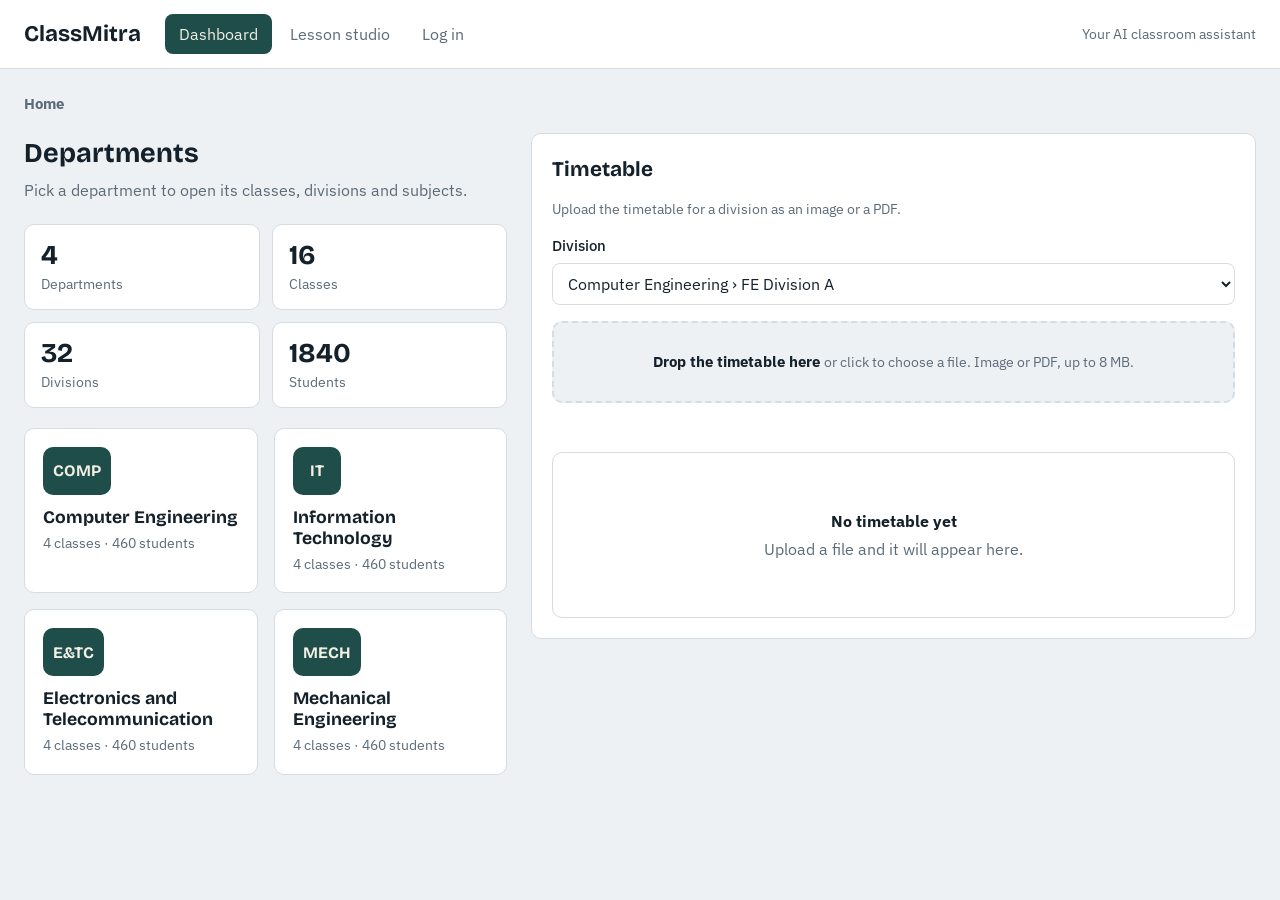
<file: index.html>
<!DOCTYPE html>
<html lang="en">
<head>
  <meta charset="UTF-8">
  <meta name="viewport" content="width=device-width, initial-scale=1">
  <title>Dashboard</title>
  <link rel="preconnect" href="https://fonts.googleapis.com">
  <link rel="preconnect" href="https://fonts.gstatic.com" crossorigin>
  <link href="https://fonts.googleapis.com/css2?family=Bricolage+Grotesque:wght@500;700&family=IBM+Plex+Sans:wght@400;500&display=swap" rel="stylesheet">
  <link rel="stylesheet" href="css/style.css">
  <link rel="stylesheet" href="css/dashboard.css">
</head>
<body>
  <header class="top">
    <h1 id="brand">ClassMitra</h1>
    <nav>
      <a class="tab active" href="index.html">Dashboard</a>
      <a class="tab" href="studio.html">Lesson studio</a>
      <a class="tab" href="login.html">Log in</a>
    </nav>
    <span class="mode" id="tagline"></span>
  </header>

  <main id="app" aria-live="polite"></main>

  <script src="js/data.js"></script>
  <script src="js/dashboard.js"></script>
</body>
</html>
</file>
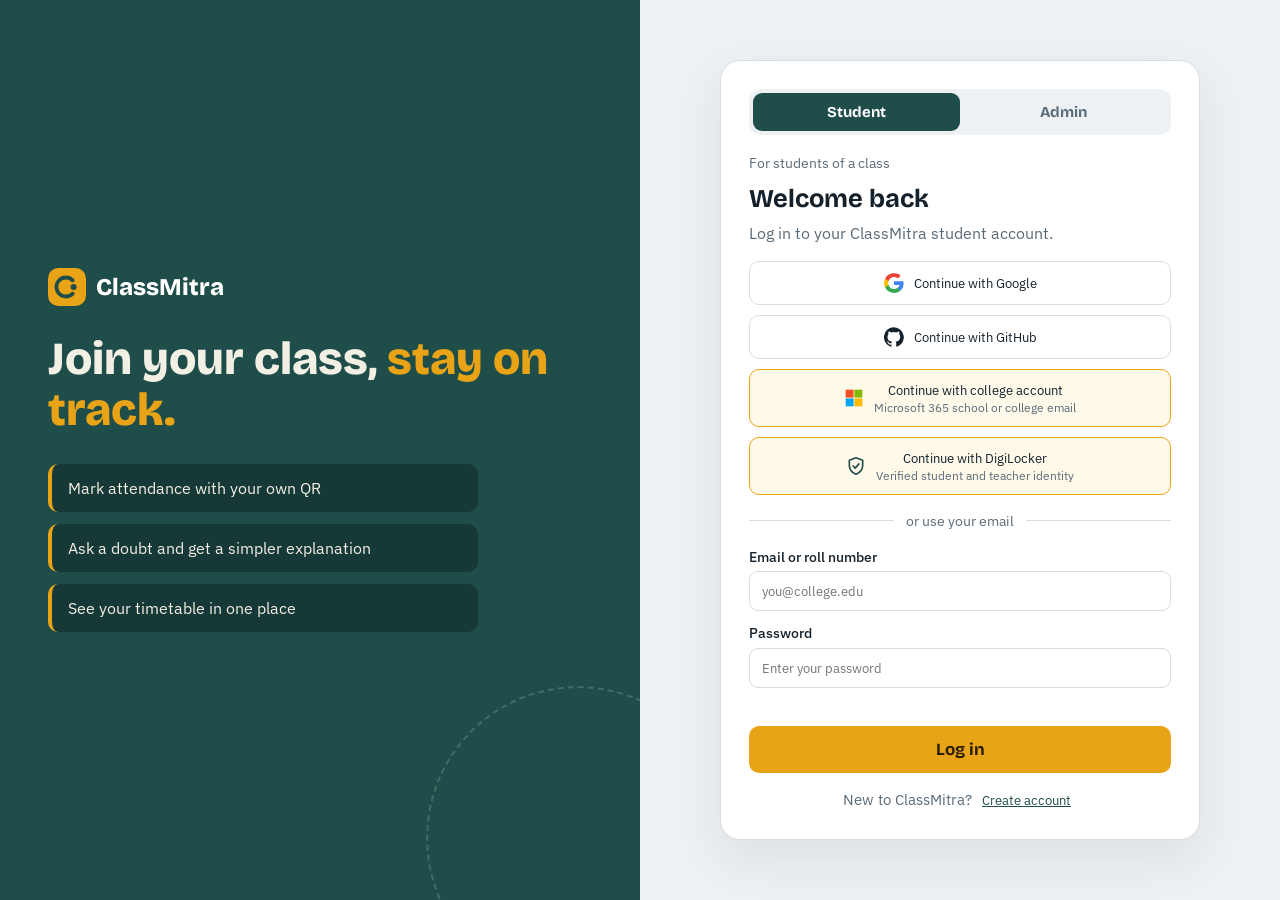
<file: admin.html>
<!DOCTYPE html>
<html lang="en">
<head>
<meta charset="UTF-8">
<meta name="viewport" content="width=device-width, initial-scale=1">
<title>Admin dashboard · ClassMitra</title>
<link href="https://fonts.googleapis.com/css2?family=Bricolage+Grotesque:wght@500;700;800&family=IBM+Plex+Sans:wght@400;500;600&display=swap" rel="stylesheet">
<style>
:root{--paper:#eef1f4;--card:#fff;--ink:#14212b;--muted:#5b6b78;--line:#d5dce2;--board:#1f4d4a;--deep:#163836;--chalk:#f2efe4;--mark:#e8a317;--alert:#c2412d;--ok:#2f7d4f;--r:14px}
*{box-sizing:border-box}
body{margin:0;background:var(--paper);color:var(--ink);font:400 16px/1.5 "IBM Plex Sans",system-ui,sans-serif}
h1,h2,h3,.brand,.btn{font-family:"Bricolage Grotesque",sans-serif}
h2{margin:0 0 4px;font-size:1.2rem}p{margin:0}
.top{display:flex;align-items:center;gap:16px;flex-wrap:wrap;padding:12px 24px;background:var(--card);border-bottom:1px solid var(--line)}
.brand{display:flex;align-items:center;gap:10px;font-weight:800;font-size:1.3rem;color:var(--ink);text-decoration:none;margin-right:auto}
.top a.out{color:var(--board);font-weight:600}.hi{color:var(--muted)}
main{max-width:1320px;margin:0 auto;padding:24px}
.layout{display:grid;grid-template-columns:1fr 1fr;gap:20px;align-items:start}.col{display:grid;gap:20px;min-width:0}
.card{background:var(--card);border:1px solid var(--line);border-radius:var(--r);padding:20px;animation:rise .45s both}
.sub{color:var(--muted);font-size:.9rem;margin-bottom:12px}
.slide{display:flex;gap:10px;overflow-x:auto;padding:4px 2px 10px;scroll-snap-type:x mandatory}
.chip{flex:0 0 auto;scroll-snap-align:start;min-width:112px;text-align:left;border:2px solid var(--line);background:#fff;border-radius:12px;padding:10px 14px;cursor:pointer;font:inherit;color:var(--ink);transition:.2s}
.chip b{display:block;font-family:"Bricolage Grotesque";font-size:1.15rem}.chip span{font-size:.8rem;color:var(--muted)}
.chip:hover{border-color:var(--board)}.chip.on{background:var(--board);border-color:var(--board);color:#fff}.chip.on span{color:#cfe0d9}
.lab{font-weight:600;font-size:.9rem;margin:8px 0 4px}
.body{animation:slide .35s both}
.now{border-radius:12px;padding:16px;color:#fff;background:var(--board)}.now.done{background:#4a5b55}.now.idle{background:#33505c}
.now b{font:700 1.15rem "Bricolage Grotesque"}.now small{display:block;color:#d6e6df}
.meter{height:7px;background:rgba(255,255,255,.25);border-radius:7px;margin:10px 0 8px;overflow:hidden}.meter i{display:block;height:100%;background:var(--mark);transition:width 1s}
.msg{background:rgba(0,0,0,.2);border-radius:8px;padding:8px 12px;font-size:.9rem;margin-top:8px}
select,input[type=text],textarea{padding:9px 12px;border:1.5px solid var(--line);border-radius:9px;font:inherit;background:#fff;color:var(--ink);min-width:0}
select:focus,input:focus,textarea:focus{outline:none;border-color:var(--board)}
.sj{padding:12px 0;border-bottom:1px solid var(--line)}.sj:last-child{border:0}
.sjh{display:flex;justify-content:space-between;gap:8px;font-weight:600}.sjh em{font-style:normal;color:var(--ok)}
.tp{display:flex;gap:4px;margin-top:8px}.tp i{flex:1;height:14px;border-radius:4px;border:1.5px solid var(--line);background:#fff}.tp i.on{background:var(--ok);border-color:var(--ok)}
.sjf{font-size:.82rem;color:var(--muted);margin-top:4px}
.stats{display:grid;grid-template-columns:repeat(3,1fr);gap:10px;margin-bottom:10px}.st{background:var(--paper);border-radius:10px;padding:10px 12px}.st b{display:block;font:800 1.4rem "Bricolage Grotesque"}.st span{font-size:.8rem;color:var(--muted)}.st.bad b{color:var(--alert)}
details{border:1.5px solid var(--line);border-radius:10px;padding:9px 12px}summary{cursor:pointer;font-weight:600}
.rolls{display:flex;flex-wrap:wrap;gap:6px;margin:10px 0}.rolls span{background:#fde8e4;color:var(--alert);border-radius:7px;padding:2px 9px;font-size:.85rem;font-weight:600}
table{width:100%;border-collapse:collapse;font-size:.92rem}th{text-align:left;color:var(--muted);font-weight:500;padding:6px 4px}td{padding:7px 4px;border-top:1px solid var(--line)}
.btn{border:0;border-radius:9px;padding:9px 16px;font-weight:700;font-size:14px;cursor:pointer;background:var(--mark);color:#2a1d00;transition:transform .15s}.btn:hover{transform:translateY(-2px)}.btn:active{transform:scale(.97)}
.btn.g{background:#fff;border:1.5px solid var(--line);color:var(--ink)}.btn.sm{padding:5px 11px;font-size:13px}
.tg{border:0;border-radius:99px;padding:3px 12px;font:600 .8rem inherit;font-family:inherit;cursor:pointer}.tg.y{background:#e2f3ea;color:var(--ok)}.tg.n{background:#fde8e4;color:var(--alert)}
.drop{display:grid;place-items:center;text-align:center;padding:22px 12px;border:2px dashed var(--line);border-radius:12px;background:var(--paper);cursor:pointer;margin:10px 0}.drop:hover,.drop.over{border-color:var(--board);background:#e4efed}.drop span{color:var(--muted);font-size:.88rem}
.sr{position:absolute;width:1px;height:1px;opacity:0;overflow:hidden}.drop:focus-within{border-color:var(--board)}
.ttbox{border:1px solid var(--line);border-radius:12px;overflow:auto;max-height:380px}.ttbox img{display:block;width:100%}.ttbox embed{display:block;width:100%;height:380px}
.empty{padding:30px 12px;text-align:center;color:var(--muted);border:1.5px dashed var(--line);border-radius:12px}
.cal{display:grid;grid-template-columns:repeat(7,1fr);gap:5px;text-align:center}.cal .h{font-size:.78rem;color:var(--muted)}
.d{border:1.5px solid var(--line);border-radius:9px;padding:4px 0;font:inherit;background:#fff;cursor:pointer;min-height:48px;color:var(--ink)}.d small{display:block;font-size:1rem;line-height:1.1;font-weight:700}
.d.ok small{color:var(--ok)}.d.no small{color:var(--alert)}.d.part small{color:var(--mark)}.d.off{background:var(--paper);color:#9aa6af;cursor:default}.d.sel{border-color:var(--board);box-shadow:0 0 0 2px var(--mark)}.d.fut{color:#9aa6af}
.dd{margin-top:10px;font-size:.9rem;color:var(--muted)}.dd b{color:var(--ink)}
.fb{display:flex;gap:10px;justify-content:space-between;align-items:flex-start;padding:10px 0;border-bottom:1px solid var(--line);animation:rise .3s both}.fb:last-child{border:0}
.fb .m{font-weight:600}.fb small{color:var(--muted)}.pill{white-space:nowrap;font-size:.78rem;font-weight:700;padding:2px 10px;border-radius:99px;background:#fff3d6;color:#7a5200}.pill.e{background:#fde8e4;color:var(--alert)}
.sum{display:flex;gap:8px;flex-wrap:wrap;margin-bottom:8px}
.ann{border-left:4px solid var(--mark);background:var(--paper);border-radius:8px;padding:9px 12px;margin-top:8px}.ann small{color:var(--muted)}
textarea{width:100%;resize:vertical}
.toast{position:fixed;left:50%;bottom:24px;transform:translate(-50%,20px);background:var(--ink);color:#fff;padding:12px 18px;border-radius:10px;opacity:0;pointer-events:none;transition:.3s;z-index:9}.toast.on{opacity:1;transform:translate(-50%,0)}
:focus-visible{outline:3px solid var(--mark);outline-offset:2px}
@keyframes rise{from{opacity:0;transform:translateY(14px)}to{opacity:1;transform:none}}@keyframes slide{from{opacity:0;transform:translateX(18px)}to{opacity:1;transform:none}}

.fr{display:flex;justify-content:space-between;gap:10px;align-items:center;flex-wrap:wrap;padding:10px 0;border-bottom:1px solid var(--line)}.fr:last-child{border:0}
.fr b{overflow-wrap:anywhere}.fr small{display:block;color:var(--muted)}.fa{display:flex;gap:6px;flex-wrap:wrap}.btn.go{background:var(--board);color:#fff}
.tv{position:fixed;inset:0;background:rgba(6,16,12,.8);display:flex;align-items:center;justify-content:center;padding:14px;z-index:30;overflow:auto}.tv[hidden]{display:none}
.tbox{background:var(--card);border-radius:20px;width:100%;max-width:980px;max-height:94vh;overflow:auto;display:grid;grid-template-columns:240px 1fr;gap:20px;padding:22px;position:relative;animation:rise .35s both}
.tbox .x{position:absolute;top:8px;right:14px;border:0;background:none;font-size:30px;cursor:pointer;color:var(--ink)}
.stage{background:#e4efed;border-radius:16px;display:flex;flex-direction:column;align-items:center;padding:14px;gap:8px}.stage svg{width:100%;max-width:210px;height:auto}
.stage .nm{font:700 1rem "Bricolage Grotesque"}.stage .ts{font-size:.85rem;color:var(--muted)}
.tb{background:var(--board);color:#fff;border-radius:14px;padding:18px;min-height:150px}.tb h3{margin:0 0 8px;font:800 1.3rem "Bricolage Grotesque";color:var(--mark)}
.tb p{margin:0;font-size:1.05rem;line-height:1.6}.tb ul{margin:12px 0 0;padding-left:20px;color:#cfe0d9}
.ctl{display:flex;gap:8px;flex-wrap:wrap;align-items:center;margin-top:14px}.cnt{color:var(--muted);font-size:.9rem;margin-top:8px}
#av #arm{transform-origin:150px 190px}.speaking #arm{animation:gest 1.3s ease-in-out infinite}.speaking #head{animation:nod 1.1s ease-in-out infinite}
#av .eye{transform-box:fill-box;transform-origin:center;animation:blink 4s infinite}#av{animation:bob 3.2s ease-in-out infinite}
@keyframes gest{0%,100%{transform:rotate(-8deg)}50%{transform:rotate(14deg)}}@keyframes nod{50%{transform:translateY(2px) rotate(1.5deg)}}
@keyframes blink{0%,94%,100%{transform:scaleY(1)}97%{transform:scaleY(.1)}}@keyframes bob{50%{transform:translateY(-3px)}}
@media(max-width:760px){.tbox{grid-template-columns:1fr}}
@media(max-width:960px){.layout{grid-template-columns:1fr}}
@media(prefers-reduced-motion:reduce){*{animation:none!important;transition:none!important}}

.crumb{display:flex;gap:6px;flex-wrap:wrap;align-items:center;margin-bottom:16px;font-size:.95rem;color:var(--muted)}.crumb a{color:var(--board);font-weight:600;text-decoration:none}.crumb a:hover{text-decoration:underline}
.opts{display:grid;gap:10px}.opt{display:flex;align-items:center;gap:14px;border:2px solid var(--line);border-radius:12px;padding:14px 16px;text-decoration:none;color:var(--ink);background:#fff;transition:.2s}
.opt:hover{border-color:var(--board);transform:translateX(4px)}.opt .bd{min-width:58px;text-align:center;background:var(--board);color:#fff;border-radius:9px;padding:8px 6px;font:800 .9rem "Bricolage Grotesque"}
.opt b{display:block;font-family:"Bricolage Grotesque"}.opt span{color:var(--muted);font-size:.86rem}.opt::after{content:"\203A";margin-left:auto;font-size:1.6rem;color:var(--muted)}
.tabs{display:flex;gap:6px;flex-wrap:wrap;margin:14px 0}.tab{border:2px solid var(--line);background:#fff;border-radius:99px;padding:6px 14px;font:600 .9rem inherit;font-family:inherit;cursor:pointer}.tab.on{background:var(--board);border-color:var(--board);color:#fff}
.scroll{max-height:340px;overflow:auto;border:1px solid var(--line);border-radius:10px}.scroll table td,.scroll table th{padding:7px 10px}
.add{display:flex;gap:8px;margin-top:10px;flex-wrap:wrap}.add input{flex:1;min-width:120px}
.li{display:flex;justify-content:space-between;gap:8px;padding:9px 0;border-bottom:1px solid var(--line)}.big{font:800 2rem "Bricolage Grotesque";color:var(--ok)}
.d small.c{font-size:.72rem;font-weight:500;color:var(--muted)}.d{min-height:56px}
.sc{font-size:.75rem;color:var(--muted)}</style>
<script>
(function(){try{var u=JSON.parse(localStorage.getItem('cm_user')||'null'),t=localStorage.getItem('cm_token');
if(!u||!t||u.role!=='admin'){location.replace('login.html');return}
var api=location.protocol==='file:'?'http://127.0.0.1:8000':location.hostname.endsWith('github.io')?'https://classmitra.onrender.com':'';
fetch(api+'/api/auth/me',{headers:{Authorization:'Bearer '+t}}).then(function(r){if(r.status===401){localStorage.removeItem('cm_token');localStorage.removeItem('cm_user');location.replace('login.html')}}).catch(function(){})}catch(e){location.replace('login.html')}})();
</script>
</head>
<body>
<header class="top"><a class="brand" href="admin.html#/"><svg width="34" height="34" viewBox="0 0 40 40" aria-hidden="true"><rect width="40" height="40" rx="11" fill="#e8a317"/><path d="M26 13A10 10 0 1 0 26 27" fill="none" stroke="#1f4d4a" stroke-width="4" stroke-linecap="round"/><circle cx="27" cy="20" r="3.2" fill="#1f4d4a"/></svg>ClassMitra</a><span class="hi" id="hi">Admin dashboard</span><a class="out" href="login.html">Log out</a></header>
<main id="app"></main><div class="tv" id="tv" hidden><div class="tbox" role="dialog" aria-modal="true" aria-label="AI teacher"><button class="x" id="tclose" aria-label="Close">&times;</button>
<div class="stage" id="stage"><svg id="av" viewBox="0 0 220 260" role="img" aria-label="Teacher avatar"><ellipse cx="110" cy="252" rx="70" ry="7" fill="rgba(0,0,0,.15)"/>
<path d="M44 252Q44 172 110 166Q176 172 176 252Z" fill="#e8a317"/><path d="M92 166L110 196L128 166" fill="none" stroke="#b97f0c" stroke-width="3"/>
<path d="M62 190Q50 215 56 240" stroke="#f1c9a5" stroke-width="14" fill="none" stroke-linecap="round"/>
<g id="arm"><path d="M150 190Q188 178 196 138" stroke="#f1c9a5" stroke-width="14" fill="none" stroke-linecap="round"/><circle cx="197" cy="130" r="10" fill="#f1c9a5"/></g>
<rect x="98" y="138" width="24" height="32" rx="8" fill="#e0b08a"/>
<g id="head"><circle cx="110" cy="102" r="42" fill="#f1c9a5"/><path d="M66 98Q66 52 110 52Q154 52 154 98Q140 76 110 76Q80 76 66 98Z" fill="#2b2118"/>
<circle cx="94" cy="104" r="12" fill="none" stroke="#1f4d4a" stroke-width="3"/><circle cx="126" cy="104" r="12" fill="none" stroke="#1f4d4a" stroke-width="3"/><path d="M106 104h8" stroke="#1f4d4a" stroke-width="3"/>
<circle class="eye" cx="94" cy="104" r="3.4" fill="#222"/><circle class="eye" cx="126" cy="104" r="3.4" fill="#222"/>
<ellipse id="mouth" cx="110" cy="128" rx="9" ry="2" fill="#8a2f2f"/><circle cx="110" cy="102" r="1.5" fill="#d9a784"/></g></svg>
<div class="nm">AI Teacher</div><div class="ts" id="tstate">Ready</div></div>
<div><div class="tb"><h3 id="th"></h3><p id="tn"></p><ul id="tp"></ul></div>
<div class="cnt" id="tcnt"></div>
<div class="ctl"><button class="btn g" id="tprev">Previous</button><button class="btn" id="tplay">Play</button><button class="btn g" id="tnext">Next</button>
<label class="cnt" style="margin:0">Speed <select id="trate" aria-label="Speaking speed"><option value="0.85">Slow</option><option value="1" selected>Normal</option><option value="1.2">Fast</option></select></label></div>
<p class="cnt">This is a live teacher in the browser. To get a real MP4 video file, close this window and click Make video in the file list.</p></div></div></div>
<div class="tv" id="vv" hidden><div class="tbox" style="grid-template-columns:1fr" role="dialog" aria-modal="true" aria-label="Lesson video"><button class="x" id="vclose" aria-label="Close">&times;</button><video id="vid" controls style="width:100%;border-radius:12px;background:#000"></video></div></div>
<div class="toast" id="toast" role="status"></div>
<script>
const $=s=>document.querySelector(s),J=(k,d)=>{try{return JSON.parse(localStorage.getItem(k))||d}catch(e){return d}},P2=n=>String(n).padStart(2,'0');
const DEPT=[['COMP','Computer Engineering'],['IT','Information Technology'],['AIDS','AI and Data Science'],['ENTC','Electronics and Telecommunication'],['MECH','Mechanical Engineering'],['CIVIL','Civil Engineering'],['ELEC','Electrical Engineering']];
const YEAR=[['FE','First Year'],['SE','Second Year'],['TE','Third Year'],['BE','Fourth Year']],DIV=['A','B','C','D'],SUB=[1,2,3,4,5].map(n=>'Subject '+n),SLOT=[[9,10],[10,11],[11,12],[12,13],[14,15]];
let tab='students',sub=0,day=null,demo='',store={},q='';
try{const u=J('cm_user',null);if(u&&u.name)$('#hi').textContent='Hi, '+u.name.split(' ')[0]}catch(e){}
const toast=t=>{const e=$('#toast');e.textContent=t;e.classList.add('on');clearTimeout(toast.t);toast.t=setTimeout(()=>e.classList.remove('on'),2600)};
const rng=s=>{let a=0;for(const c of s)a=(a*31+c.charCodeAt(0))>>>0;return()=>{a=(a+0x6D2B79F5)>>>0;let t=a;t=Math.imul(t^t>>>15,t|1);t^=t+Math.imul(t^t>>>7,t|61);return((t^t>>>14)>>>0)/4294967296}};
const path=()=>location.hash.replace(/^#\/?/,'').split('/').filter(Boolean),scope=()=>path().join('-')||'ALL';
function D(){const k=scope();if(!store[k]){const r=rng(k);const rolls=[];while(rolls.length<6+Math.floor(r()*8)){const n=1+Math.floor(r()*60);if(!rolls.includes(n))rolls.push(n)}rolls.sort((a,b)=>a-b);
store[k]={students:Array.from({length:60},(_,i)=>({roll:i+1,name:'Student '+P2(i+1),att:Math.round(65+r()*33)})),notes:SUB.map((s,i)=>['Introduction notes of '+s]),act:SUB.map((s,i)=>['Practice activity 1 of '+s]),sb:SUB.map(s=>2+Math.floor(r()*9)),rolls}}return store[k]}
const now=()=>{const d=new Date();if(demo==='run')d.setHours(10,30,0,0);if(demo==='end')d.setHours(13,30,0,0);return d};
const taken=(d,i)=>{const n=now(),h=n.getHours()+n.getMinutes()/60;return d<n.getDate()?rng(scope()+d+i)()>.15:d===n.getDate()?h>=SLOT[i][1]:false},cnt=(d,i)=>44+Math.floor(rng(scope()+d+'p'+i)()*16);
function nowHtml(){const n=now(),h=n.getHours()+n.getMinutes()/60;if(n.getDay()===0&&!demo)return`<div class="now idle"><b>No lectures today</b><small>Sunday is a holiday.</small></div>`;
let i=SLOT.findIndex(s=>h>=s[0]&&h<s[1]);if(i>=0){const s=SLOT[i];return`<div class="now"><b>${SUB[i]} is going on</b><small>${P2(s[0])}:00 to ${P2(s[1])}:00 · ends in ${Math.round((s[1]-h)*60)} min · ${cnt(n.getDate(),i)} of 60 students present</small><div class="meter"><i style="width:${Math.round((h-s[0])*100)}%"></i></div><div class="msg">Message: ${SUB[i]} lecture started at ${P2(s[0])}:00 and will end at ${P2(s[1])}:00.</div></div>`}
let last=-1;SLOT.forEach((s,j)=>{if(h>=s[1])last=j});if(last<0)return`<div class="now idle"><b>No lecture right now</b><small>First lecture: ${SUB[0]} at 09:00</small></div>`;
return`<div class="now done"><b>${SUB[last]} lecture completed</b><small>Ended at ${P2(SLOT[last][1])}:00 · ${cnt(n.getDate(),last)} of 60 students were present</small><div class="msg">Message: ${SUB[last]} lecture is completed at ${P2(SLOT[last][1])}:00. ${SLOT[last+1]?'Next: '+SUB[last+1]+' at '+P2(SLOT[last+1][0])+':00.':'All lectures are done for today.'}</div></div>`}
function annHtml(){const s=scope(),a=J('cm_announcements',[]).filter(x=>!x.scope||x.scope==='ALL'||(s+'-').startsWith(x.scope+'-')).slice(0,4);
return`<section class="card"><h2>Announcements</h2><p class="sub">Posting for: <b>${s==='ALL'?'everyone':s.replace(/-/g,' / ')}</b>. Students see it on their dashboard.</p><div style="display:flex;gap:8px;flex-wrap:wrap"><textarea id="at" rows="2" placeholder="Write an announcement" style="flex:1;min-width:200px"></textarea><button class="btn" id="post">Post</button></div><div id="an">${a.map(x=>`<div class="ann">${x.text}<br><small>${!x.scope||x.scope==='ALL'?'Everyone':x.scope.replace(/-/g,' / ')}</small></div>`).join('')}</div></section>`}
const ttCard=(t)=>`<section class="card"><h2>${t}</h2><p class="sub">Upload the timetable as an image.</p><label class="drop" id="drop"><input class="sr" id="file" type="file" accept="image/*"><b>Drop the timetable image here</b><span>or click to choose an image, up to 8 MB</span></label><div id="tt"></div></section>`;
async function tt(){const k='cm_timetable_'+(path().join('-')||'COLLEGE'),box=$('#tt'),t=J(k,null);if(!t||!t.type.startsWith('image/')){box.innerHTML='<div class="empty">No timetable uploaded yet.</div>';return}
box.innerHTML=`<div style="display:flex;justify-content:space-between;gap:8px;flex-wrap:wrap;margin-bottom:8px"><b>${t.name}</b><span><a class="btn g sm" href="${t.data}" target="_blank" rel="noopener" style="text-decoration:none">Open full size</a> <button class="btn g sm" id="rm">Remove</button></span></div><div class="ttbox"><img src="${t.data}" alt="Timetable"></div>`}
function save(f){if(!f)return;if(!f.type.startsWith('image/'))return toast('Please choose an image file.');if(f.size>8388608)return toast('Image is larger than 8 MB.');const r=new FileReader();r.onload=()=>{try{localStorage.setItem('cm_timetable_'+(path().join('-')||'COLLEGE'),JSON.stringify({name:f.name,type:f.type,data:r.result}));toast('Timetable saved')}catch(e){toast('Image is too big to keep in the browser.')}tt()};r.readAsDataURL(f)}
function calHtml(){const n=now(),y=n.getFullYear(),m=n.getMonth(),first=new Date(y,m,1).getDay(),days=new Date(y,m+1,0).getDate();let o=['S','M','T','W','T','F','S'].map(x=>`<div class="h">${x}</div>`).join('')+'<div></div>'.repeat(first);
for(let d=1;d<=days;d++){if(new Date(y,m,d).getDay()===0){o+=`<div class="d off">${d}<small>-</small></div>`;continue}if(d>n.getDate()){o+=`<div class="d fut">${d}<small>&nbsp;</small></div>`;continue}
const t=SUB.map((_,i)=>taken(d,i)),c=t.filter(Boolean).length,av=c?Math.round(t.reduce((a,v,i)=>a+(v?cnt(d,i):0),0)/c):0;o+=`<button class="d ${c===5?'ok':c===0?'no':'part'} ${day===d?'sel':''}" data-d="${d}">${d}<small>${c===5?'&#10003;':c===0?'&#10007;':'&#189;'}</small><small class="c">${c?av+' present':'none'}</small></button>`}
let det='<p class="dd">Click a day to see each lecture and how many students were present.</p>';if(day)det=`<p class="dd"><b>${day} ${n.toLocaleString('en',{month:'long'})}</b><br>${SUB.map((s,i)=>taken(day,i)?`${s}: <b style="color:var(--ok)">completed &#10003;</b> · ${cnt(day,i)} of 60 present`:`${s}: <b style="color:var(--alert)">not taken &#10007;</b>`).join('<br>')}</p>`;
return`<section class="card"><h2>Lecture calendar</h2><p class="sub">${n.toLocaleString('en',{month:'long',year:'numeric'})}. A tick means all lectures were completed. The number is the average students present.</p><div class="cal">${o}</div>${det}</section>`}
function body(){const d=D();
if(tab==='students'){const r=d.students.filter(s=>(s.name+s.roll).toLowerCase().includes(q.toLowerCase()));return`<div class="add" style="margin:0 0 10px"><input type="text" id="sq" placeholder="Search by name or roll number" value="${q}"></div><div class="scroll"><table><tr><th>Roll</th><th>Name</th><th>Attendance</th><th></th></tr>${r.map(s=>`<tr><td>${P2(s.roll)}</td><td>${s.name}</td><td>${s.att}%</td><td><button class="btn g sm" data-rm="${s.roll}">Remove</button></td></tr>`).join('')||'<tr><td colspan="4">No student found.</td></tr>'}</table></div><p class="sub" style="margin-top:8px">${d.students.length} students in this division.</p><div class="add"><input type="text" id="sn" placeholder="New student name"><input type="text" id="sr" placeholder="Roll no" style="max-width:100px;flex:0 0 100px"><button class="btn" id="sa">Add student</button></div>`}
if(tab==='notes'||tab==='act'){const L=d[tab][sub],w=tab==='notes'?'note':'activity';return`<select id="ns" aria-label="Subject">${SUB.map((s,i)=>`<option value="${i}" ${i===sub?'selected':''}>${s}</option>`).join('')}</select><div style="margin-top:8px">${L.map(x=>`<div class="li"><span>${x}</span><span class="tg y">Provided</span></div>`).join('')||'<p class="sub">Nothing provided yet.</p>'}</div><div class="add"><input type="text" id="ni" placeholder="Title of the new ${w}"><button class="btn" data-add="${tab}">Add ${w}</button></div>`}
if(tab==='pres'){const n=now(),h=n.getHours()+n.getMinutes()/60;return`<p class="sub">Today's lectures and students present.</p>${SUB.map((s,i)=>{const st=h>=SLOT[i][1]?'done':h>=SLOT[i][0]?'live':'next',c=cnt(n.getDate(),i);return`<div class="sj"><div class="sjh"><span>${s} · ${P2(SLOT[i][0])}:00</span><em>${st==='next'?'Upcoming':st==='live'?'Going on · '+c+'/60':'Completed · '+c+'/60'}</em></div>${st==='next'?'':`<div class="meter" style="background:#e3e9e6"><i style="width:${Math.round(c*100/60)}%;background:var(--ok)"></i></div><div class="sjf">${60-c} absent</div>`}</div>`}).join('')}`}
if(tab==='prog'){const sy=Math.round(d.sb.reduce((a,x)=>a+x,0)*10/SUB.length);return`<p class="sub">${sy}% of the syllabus is complete.</p>${d.sb.map((x,i)=>`<div class="sj"><div class="sjh"><span>${SUB[i]}</span><em>${x*10}% complete</em></div><div class="tp">${Array.from({length:10},(_,j)=>`<i class="${j<x?'on':''}"></i>`).join('')}</div><div class="sjf">${x} of 10 topics covered</div></div>`).join('')}<div class="stats" style="margin-top:12px"><div class="st"><b>${60-d.rolls.length}</b><span>Submitted</span></div><div class="st bad"><b>${d.rolls.length}</b><span>Defaulters</span></div><div class="st"><b>${Math.round((60-d.rolls.length)*100/60)}%</b><span>Completion</span></div></div><details><summary>Defaulter students (Assignment 2)</summary><div class="rolls">${d.rolls.map(n=>`<span>Roll ${P2(n)}</span>`).join('')}</div><button class="btn sm" id="rem">Send reminder</button></details>`}
const f=J('cm_feedback',[]).slice().reverse();return`<p class="sub">Messages students send during a lecture.</p>${f.slice(0,8).map(x=>`<div class="fb"><div><div class="m">${x.msg}</div><small>${x.who||'Student'} · ${x.sub} · ${new Date(x.ts).toLocaleTimeString('en',{hour:'2-digit',minute:'2-digit'})}</small></div></div>`).join('')||'<div class="empty">No messages from students yet.</div>'}${f.length?'<button class="btn g sm" id="clr" style="margin-top:10px">Clear messages</button>':''}`}
function page(){const p=path(),L=p.length,dn=DEPT.find(x=>x[0]===p[0]),yn=YEAR.find(x=>x[0]===p[1]);
if(L&&!dn||L>1&&!yn||L>2&&!DIV.includes(p[2])){location.hash='#/';return}
const cr=[`<a href="#/">Home</a>`];if(dn)cr.push(`<a href="#/${p[0]}">${dn[1]}</a>`);if(yn)cr.push(`<a href="#/${p[0]}/${p[1]}">${yn[1]}</a>`);if(L>2)cr.push(`<b>Division ${p[2]}</b>`);
let html=`<div class="crumb">${cr.join(' &rsaquo; ')}</div>${annHtml()}<div class="layout" style="margin-top:20px">`;
if(L<3){const items=L===0?DEPT.map(d=>`<a class="opt" href="#/${d[0]}"><div class="bd">${d[0]}</div><div><b>${d[1]}</b><span>4 years · 960 students</span></div></a>`):L===1?YEAR.map(y=>`<a class="opt" href="#/${p[0]}/${y[0]}"><div class="bd">${y[0]}</div><div><b>${y[1]}</b><span>4 divisions · 240 students</span></div></a>`):DIV.map(v=>`<a class="opt" href="#/${p[0]}/${p[1]}/${v}"><div class="bd">${v}</div><div><b>Division ${v}</b><span>60 students</span></div></a>`);
html+=`<section class="card body"><h2>${L===0?'Departments':L===1?dn[1]:yn[1]+' divisions'}</h2><p class="sub">${L===0?'Pick a department.':L===1?'Pick a year.':'Pick a division.'}</p><div class="opts">${items.join('')}</div></section>${ttCard(L===0?'Complete timetable':L===1?dn[0]+' timetable':dn[0]+' '+yn[0]+' timetable')}</div>`}
else html+=`<div class="col">${ttCard('Timetable: '+p[0]+' '+p[1]+' '+p[2])}${filesCard()}</div><div class="col"><section class="card"><div style="display:flex;justify-content:space-between;gap:8px;flex-wrap:wrap;margin-bottom:10px"><h2>Now in ${p[1]} ${p[2]}</h2><select id="demo" aria-label="Demo time"><option value="">Real time</option><option value="run" ${demo==='run'?'selected':''}>Demo: lecture running</option><option value="end" ${demo==='end'?'selected':''}>Demo: lecture completed</option></select></div><div id="now">${nowHtml()}</div></section>
<section class="card"><h2>Manage ${p[0]} ${p[1]} ${p[2]}</h2><div class="tabs">${[['students','Students'],['notes','Notes'],['act','Activities'],['pres','Presentees'],['prog','Progress'],['msg','Messages']].map(t=>`<button class="tab ${t[0]===tab?'on':''}" data-tab="${t[0]}">${t[1]}</button>`).join('')}</div><div id="tb">${body()}</div></section><div id="cal">${calHtml()}</div></div></div>`;
$('#app').innerHTML=html;tt();if(L===3)loadFiles()}

/* ---------- Lesson files and the AI teacher ---------- */
const API=location.protocol==='file:'?'http://127.0.0.1:8000':location.hostname.endsWith('github.io')?'https://classmitra.onrender.com':'';
const AH=()=>({Authorization:'Bearer '+(localStorage.getItem('cm_token')||'')});
const esc=v=>String(v).replace(/[&<>"']/g,c=>({'&':'&amp;','<':'&lt;','>':'&gt;','"':'&quot;',"'":'&#39;'}[c]));
const fsize=n=>n<1048576?Math.max(1,Math.round(n/1024))+' KB':(n/1048576).toFixed(1)+' MB';
const fq=()=>{const p=path();return 'department='+p[0]+'&year='+p[1]+'&division='+p[2]};
const fmsg=t=>{const e=$('#fmsg');if(e)e.textContent=t};
const detail=async r=>{const j=await r.json().catch(()=>({}));return typeof j.detail==='string'?j.detail:'Something went wrong. Try again.'};
function filesCard(){return`<section class="card"><h2>Lesson files and AI teacher</h2><p class="sub">Upload any file. The AI teacher can explain PDF, PPTX, DOCX and text files, and make an MP4 lesson video. Files you explain are sent to the Gemini AI service.</p><label class="drop" id="fdrop"><input class="sr" id="ffile" type="file"><b>Drop a file here</b><span>or click to choose any file, up to 25 MB</span></label><p class="sub" id="fmsg" role="status" style="margin:0"></p><div id="flist"></div></section>`}
async function loadFiles(){const box=$('#flist');if(!box)return;
 try{const r=await fetch(API+'/api/files?'+fq(),{headers:AH()});if(!r.ok){box.innerHTML='<div class="empty">'+esc(await detail(r))+'</div>';return}
 const L=await r.json();
 const V=await Promise.all(L.map(async f=>{if(f.status!=='explained')return'';try{return(await(await fetch(API+'/api/files/'+f.id+'/video/status',{headers:AH()})).json()).status}catch(e){return''}}));
 box.innerHTML=L.length?L.map((f,i)=>{const v=V[i],ex=f.status==='explained';return`<div class="fr"><div><b>${esc(f.name)}</b><small>${fsize(f.size)} · ${new Date(f.uploaded).toLocaleDateString('en-IN')}${ex?' · explained':''}${v==='ready'?' · video ready':''}</small></div><div class="fa">${ex?`<button class="btn go sm" data-wt="${f.id}">Watch teacher</button>`:''}${v==='ready'?`<button class="btn go sm" data-pv="${f.id}">Play video</button><button class="btn g sm" data-dv="${f.id}" data-n="${esc(f.name)}">Download video</button>`:v==='working'?'<button class="btn g sm" disabled>Making video...</button>':ex?`<button class="btn go sm" data-mv="${f.id}">Make video</button>`:''}<button class="btn ${ex?'g':'go'} sm" data-ex="${f.id}">${ex?'Explain again':'Explain with AI teacher'}</button><button class="btn g sm" data-dl="${f.id}" data-n="${esc(f.name)}">Download file</button><button class="btn g sm" data-fd="${f.id}">Delete</button></div></div>`}).join(''):'<div class="empty">No files uploaded for this division yet.</div>';
 const w=V.findIndex(v=>v==='working');if(w>=0)pollVideo(L[w].id)}
 catch(e){box.innerHTML='<div class="empty">Cannot reach the server. Open this page from http://localhost:8000</div>'}}
let pollT=null;
async function makeVideo(id){fmsg('Making the video. This takes a few minutes, so please wait...');
 try{const r=await fetch(API+'/api/files/'+id+'/video',{method:'POST',headers:AH()});if(!r.ok){fmsg(await detail(r));return}loadFiles()}catch(e){fmsg('Cannot reach the server.')}}
function pollVideo(id){clearInterval(pollT);pollT=setInterval(async()=>{try{const j=await(await fetch(API+'/api/files/'+id+'/video/status',{headers:AH()})).json();
 if(j.status==='ready'){clearInterval(pollT);fmsg('The video is ready.');loadFiles()}else if(j.status==='failed'){clearInterval(pollT);fmsg('The video could not be made: '+j.detail);loadFiles()}}catch(e){}},3000)}
async function videoBlob(id){const r=await fetch(API+'/api/files/'+id+'/video',{headers:AH()});if(!r.ok){toast(await detail(r));return null}return URL.createObjectURL(await r.blob())}
async function playVideo(id){const u=await videoBlob(id);if(!u)return;const v=$('#vid');v.src=u;$('#vv').hidden=false;const p=v.play();if(p&&p.catch)p.catch(()=>{})}
async function saveVideo(id,name){const u=await videoBlob(id);if(!u)return;const a=document.createElement('a');a.href=u;a.download=name.replace(/\.[^.]*$/,'')+'-lesson.mp4';a.click()}
function closeVideo(){const v=$('#vid');v.pause();v.removeAttribute('src');$('#vv').hidden=true}
async function upFile(f){if(!f)return;fmsg('Uploading '+f.name+'...');const fd=new FormData(),p=path();fd.append('department',p[0]);fd.append('year',p[1]);fd.append('division',p[2]);fd.append('file',f);
 try{const r=await fetch(API+'/api/files/upload',{method:'POST',headers:AH(),body:fd});fmsg(r.ok?'Uploaded: '+f.name:await detail(r));loadFiles()}catch(e){fmsg('Cannot reach the server.')}}
async function dlFile(id,name){try{const r=await fetch(API+'/api/files/'+id+'/download',{headers:AH()});if(!r.ok){toast(await detail(r));return}
 const a=document.createElement('a');a.href=URL.createObjectURL(await r.blob());a.download=name;a.click();setTimeout(()=>URL.revokeObjectURL(a.href),4000)}catch(e){toast('Cannot reach the server.')}}
async function delFile(id){if(!confirm('Delete this file?'))return;const r=await fetch(API+'/api/files/'+id,{method:'DELETE',headers:AH()});fmsg(r.ok?'File deleted.':await detail(r));loadFiles()}
async function explainFile(id){fmsg('The AI teacher is preparing the lesson. This can take up to a minute...');
 try{const r=await fetch(API+'/api/files/'+id+'/explain',{method:'POST',headers:AH()});if(!r.ok){fmsg(await detail(r));return}fmsg('Lesson is ready.');openTeacher(await r.json());loadFiles()}catch(e){fmsg('Cannot reach the server.')}}
async function watchFile(id){try{const r=await fetch(API+'/api/files/'+id+'/explanation',{headers:AH()});if(!r.ok){toast(await detail(r));return}openTeacher(await r.json())}catch(e){toast('Cannot reach the server.')}}
/* the teacher: speaks with the browser voice and moves while speaking */
let LS=[],ti=0,playing=false,run=0,mouthT=null;
const syn=window.speechSynthesis;
function setSpeaking(on){const st=$('#stage');if(!st)return;st.classList.toggle('speaking',on);$('#tstate').textContent=on?'Teaching...':playing?'Next part...':'Ready';
 clearInterval(mouthT);const m=$('#mouth');if(on)mouthT=setInterval(()=>m.setAttribute('ry',[2,5,9,4][Math.floor(Math.random()*4)]),130);else m.setAttribute('ry',2)}
function showSec(){const s=LS[ti];$('#th').textContent=s.heading;$('#tn').textContent=s.narration;$('#tp').innerHTML=s.key_points.map(k=>'<li>'+esc(k)+'</li>').join('');$('#tcnt').textContent='Part '+(ti+1)+' of '+LS.length;$('#tplay').textContent=playing?'Pause':'Play'}
function stopTalk(){run++;if(syn)syn.cancel();setSpeaking(false)}
function talk(){if(!syn){toast('This browser cannot speak. Please use Chrome or Edge.');playing=false;showSec();return}
 stopTalk();const my=run,voices=syn.getVoices(),v=voices.find(x=>/en-IN/i.test(x.lang))||voices.find(x=>/^en/i.test(x.lang)),parts=LS[ti].narration.match(/[^.!?]+[.!?]*/g)||[LS[ti].narration];
 parts.forEach((t,i)=>{const u=new SpeechSynthesisUtterance(t.trim());if(v)u.voice=v;u.lang=v?v.lang:'en-IN';u.rate=+$('#trate').value;
  u.onstart=()=>{if(my===run)setSpeaking(true)};
  u.onend=()=>{if(my!==run||i<parts.length-1)return;setSpeaking(false);if(playing&&ti<LS.length-1){ti++;showSec();talk()}else{playing=false;showSec()}};
  u.onerror=()=>{if(my===run)setSpeaking(false)};syn.speak(u)})}
function openTeacher(lesson){LS=lesson.sections;ti=0;playing=false;showSec();$('#tv').hidden=false;$('#tstate').textContent='Ready'}
function closeTeacher(){playing=false;stopTalk();$('#tv').hidden=true}
document.addEventListener('click',e=>{const g=s=>e.target.closest(s);let x;
if(x=g('[data-dl]')){dlFile(+x.dataset.dl,x.dataset.n);return}if(x=g('[data-ex]')){explainFile(+x.dataset.ex);return}
if(x=g('[data-wt]')){watchFile(+x.dataset.wt);return}
if(x=g('[data-mv]')){makeVideo(+x.dataset.mv);return}if(x=g('[data-pv]')){playVideo(+x.dataset.pv);return}if(x=g('[data-dv]')){saveVideo(+x.dataset.dv,x.dataset.n);return}if(g('#vclose')){closeVideo();return}if(x=g('[data-fd]')){delFile(+x.dataset.fd);return}
if(g('#tclose')){closeTeacher();return}if(g('#tprev')){if(ti>0){ti--;showSec();if(playing)talk()}return}
if(g('#tnext')){if(ti<LS.length-1){ti++;showSec();if(playing)talk()}return}
if(g('#tplay')){playing=!playing;showSec();if(playing)talk();else stopTalk();return}
if(x=g('[data-tab]')){tab=x.dataset.tab;q='';$('#tb').innerHTML=body();document.querySelectorAll('.tab').forEach(b=>b.classList.toggle('on',b===x));return}
if(x=g('[data-d]')){day=+x.dataset.d;$('#cal').innerHTML=calHtml();return}
if(x=g('[data-rm]')){const d=D();d.students=d.students.filter(s=>s.roll!==+x.dataset.rm);$('#tb').innerHTML=body();return}
if(g('#sa')){const n=$('#sn').value.trim(),r=parseInt($('#sr').value,10);if(!n||!r)return toast('Enter the name and roll number.');const d=D();if(d.students.some(s=>s.roll===r))return toast('This roll number already exists.');d.students.push({roll:r,name:n,att:0});d.students.sort((a,b)=>a.roll-b.roll);$('#tb').innerHTML=body();toast('Student added');return}
if(x=g('[data-add]')){const t=$('#ni').value.trim();if(!t)return toast('Write the title first.');D()[x.dataset.add][sub].push(t);$('#tb').innerHTML=body();toast('Added');return}
if(g('#rem'))return toast('Reminder sent to '+D().rolls.length+' students (demo).');
if(g('#rm')){localStorage.removeItem('cm_timetable_'+(path().join('-')||'COLLEGE'));tt();return}
if(g('#clr')){localStorage.removeItem('cm_feedback');$('#tb').innerHTML=body();return}
if(g('#post')){const t=$('#at').value.trim();if(!t)return toast('Write the announcement first.');const a=J('cm_announcements',[]);a.unshift({text:t,scope:scope(),ts:Date.now()});localStorage.setItem('cm_announcements',JSON.stringify(a));const s=$('#app .card');page();toast('Announcement posted')}});
document.addEventListener('change',e=>{if(e.target.id==='ffile'){upFile(e.target.files[0]);e.target.value=''}if(e.target.id==='demo'){demo=e.target.value;page()}if(e.target.id==='ns'){sub=+e.target.value;$('#tb').innerHTML=body()}if(e.target.id==='file'){save(e.target.files[0]);e.target.value=''}});
document.addEventListener('input',e=>{if(e.target.id==='sq'){q=e.target.value;const p=e.target.selectionStart;$('#tb').innerHTML=body();const i=$('#sq');i.focus();i.setSelectionRange(p,p)}});
document.addEventListener('dragover',e=>{if(e.target.closest('#fdrop')){e.preventDefault();$('#fdrop').classList.add('over')}});document.addEventListener('dragleave',e=>{if(e.target.closest('#fdrop'))$('#fdrop').classList.remove('over')});
document.addEventListener('drop',e=>{if(e.target.closest('#fdrop')){e.preventDefault();$('#fdrop').classList.remove('over');upFile(e.dataTransfer.files[0])}});
document.addEventListener('keydown',e=>{if(e.key==='Escape'){if(!$('#tv').hidden)closeTeacher();if(!$('#vv').hidden)closeVideo()}});
document.addEventListener('dragover',e=>{if(e.target.closest('#drop')){e.preventDefault();$('#drop').classList.add('over')}});document.addEventListener('dragleave',e=>{if(e.target.closest('#drop'))$('#drop').classList.remove('over')});
document.addEventListener('drop',e=>{if(e.target.closest('#drop')){e.preventDefault();$('#drop').classList.remove('over');save(e.dataTransfer.files[0])}});
window.addEventListener('storage',e=>{if(e.key==='cm_feedback'&&tab==='msg'&&$('#tb')){$('#tb').innerHTML=body();toast('New message from a student')}});
window.addEventListener('hashchange',()=>{day=null;q='';page()});
setInterval(()=>{if($('#now'))$('#now').innerHTML=nowHtml()},30000);
page();
</script>
</body>
</html>
</file>
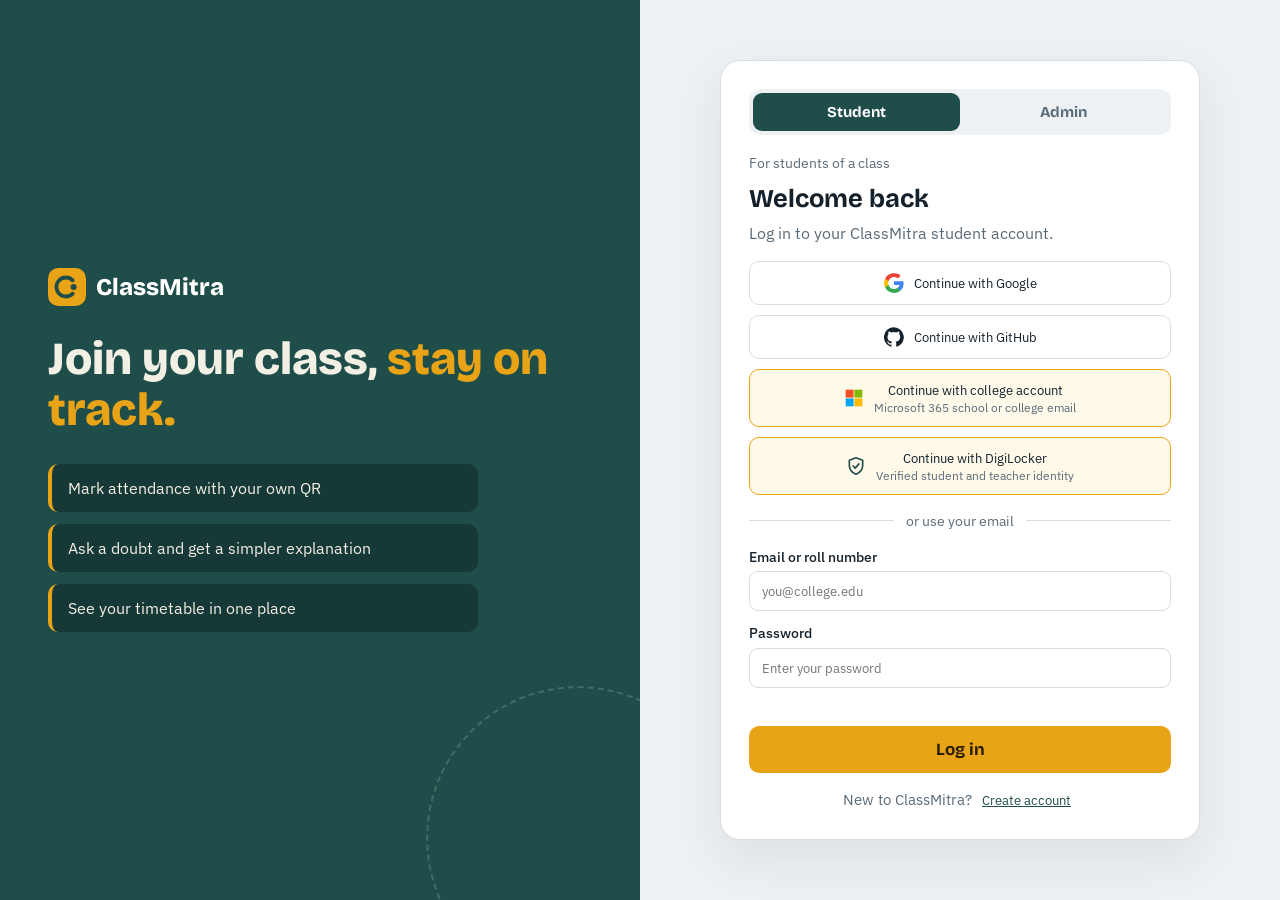
<file: login.html>
<!DOCTYPE html>
<html lang="en">
<head>
<meta charset="UTF-8">
<meta name="viewport" content="width=device-width, initial-scale=1">
<title>Log in · ClassMitra</title>
<link href="https://fonts.googleapis.com/css2?family=Bricolage+Grotesque:wght@500;700;800&family=IBM+Plex+Sans:wght@400;500;600&display=swap" rel="stylesheet">
<style>
:root{--paper:#eef1f4;--card:#fff;--ink:#14212b;--muted:#5b6b78;--line:#d5dce2;--board:#1f4d4a;--deep:#163836;--chalk:#f2efe4;--mark:#e8a317;--alert:#c2412d;--ok:#2f7d4f;--r:12px}
*{box-sizing:border-box}
body{margin:0;min-height:100vh;display:grid;grid-template-columns:1fr 1fr;font:400 16px/1.5 "IBM Plex Sans",system-ui,sans-serif;color:var(--ink);background:var(--paper)}
h1,h2,h3,.brand,.seg button{font-family:"Bricolage Grotesque",sans-serif}
.left{background:var(--board);color:var(--chalk);padding:48px;display:flex;flex-direction:column;justify-content:center;gap:28px;position:relative;overflow:hidden}
.left::after{content:"";position:absolute;right:-90px;bottom:-90px;width:300px;height:300px;border-radius:50%;border:2px dashed rgba(242,239,228,.18)}
.brand{display:flex;align-items:center;gap:10px;font-weight:800;font-size:24px;color:#fff;text-decoration:none}
.left h1{font-size:clamp(30px,3.6vw,46px);line-height:1.1;margin:0;font-weight:800;animation:rise .7s both}
.left h1 em{font-style:normal;color:var(--mark)}
.left ul{list-style:none;margin:0;padding:0;display:grid;gap:12px;max-width:430px}
.left li{background:var(--deep);border-left:4px solid var(--mark);border-radius:10px;padding:12px 16px;animation:rise .5s both}
.left li:nth-child(2){animation-delay:.12s}.left li:nth-child(3){animation-delay:.24s}
.right{display:grid;place-items:center;padding:32px 20px}
.card{width:100%;max-width:480px;background:var(--card);border:1px solid var(--line);border-radius:20px;padding:28px;box-shadow:0 20px 50px rgba(20,33,43,.08);animation:rise .6s .1s both}
.seg{display:grid;grid-template-columns:1fr 1fr;background:var(--paper);border-radius:12px;padding:4px;position:relative}
.seg button{position:relative;z-index:1;border:0;background:none;padding:10px;font-weight:700;font-size:15px;color:var(--muted);cursor:pointer;border-radius:9px;transition:color .25s}
.seg button[aria-selected=true]{color:#fff}
.seg i{position:absolute;top:4px;bottom:4px;left:4px;width:calc(50% - 4px);background:var(--board);border-radius:9px;transition:transform .3s cubic-bezier(.3,.8,.3,1)}
.seg.r2 i{transform:translateX(100%)}
.who{margin:18px 0 4px;font-size:.88rem;color:var(--muted)}
h2{margin:6px 0 2px;font-size:1.6rem}
.sub{margin:0 0 16px;color:var(--muted)}
.sw{display:grid;gap:10px}
.sbtn{display:flex;align-items:center;justify-content:center;gap:10px;width:100%;padding:11px 14px;border:1.5px solid var(--line);border-radius:10px;background:#fff;font:500 15px inherit;font-family:inherit;cursor:pointer;color:var(--ink);transition:transform .15s,border-color .15s,background .15s}
.sbtn:hover{border-color:var(--board);background:#f6faf9;transform:translateY(-2px)}.sbtn:active{transform:scale(.98)}
.edu{border-color:var(--mark);background:#fff9ea}.edu small{display:block;color:var(--muted);font-size:.78rem}
.or{display:flex;align-items:center;gap:12px;color:var(--muted);font-size:.85rem;margin:16px 0}.or::before,.or::after{content:"";flex:1;height:1px;background:var(--line)}
.fields{display:grid;grid-template-columns:1fr 1fr;gap:12px;animation:swap .35s both}
.fl{display:flex;flex-direction:column;gap:4px;font-size:.85rem;font-weight:500}.fl.full{grid-column:1/-1}
input,select{width:100%;padding:10px 12px;border:1.5px solid var(--line);border-radius:9px;font:400 16px inherit;font-family:inherit;background:#fff;color:var(--ink)}
input:focus,select:focus{outline:none;border-color:var(--board);box-shadow:0 0 0 3px rgba(31,77,74,.15)}
.bad{border-color:var(--alert)}
.err{color:var(--alert);font-weight:500;min-height:22px;margin:10px 0 0;font-size:.9rem}
.go{width:100%;margin-top:6px;padding:13px;border:0;border-radius:10px;background:var(--mark);color:#2a1d00;font:700 17px "Bricolage Grotesque";cursor:pointer;transition:transform .15s,box-shadow .15s}
.go:hover{transform:translateY(-2px);box-shadow:0 8px 20px rgba(232,163,23,.4)}
.sw2{margin:16px 0 0;text-align:center;color:var(--muted);font-size:.92rem}.sw2 button{border:0;background:none;color:var(--board);font:600 inherit;font-family:inherit;cursor:pointer;text-decoration:underline}
.done{text-align:center;padding:14px 0;animation:rise .5s both}
.tick{width:74px;height:74px;border-radius:50%;background:var(--ok);display:grid;place-items:center;margin:0 auto 14px;animation:pop .5s both}
.tick path{stroke-dasharray:30;stroke-dashoffset:30;animation:draw .5s .3s forwards}
.link{display:inline-block;margin-top:14px;padding:12px 22px;border-radius:10px;background:var(--board);color:#fff;text-decoration:none;font-weight:600}
.toast{position:fixed;left:50%;bottom:24px;transform:translate(-50%,20px);background:var(--ink);color:#fff;padding:12px 18px;border-radius:10px;max-width:92vw;opacity:0;pointer-events:none;transition:.3s;z-index:9}
.toast.on{opacity:1;transform:translate(-50%,0)}
.dots{display:flex;gap:6px;margin:6px 0 22px}.dots i{flex:1;height:5px;border-radius:5px;background:var(--line);transition:background .3s}.dots i.on{background:var(--mark)}
.slide{animation:swap .4s both;min-height:230px}.ticon{width:68px;height:68px;border-radius:18px;background:#e4efed;display:grid;place-items:center;margin-bottom:14px;animation:pop .45s both}
.cnt{margin:0;color:var(--muted);font-size:.85rem}.nav{display:flex;justify-content:space-between;align-items:center;gap:12px;margin-top:8px}
.nav .go{width:auto;min-width:150px;margin:0;padding:12px 26px}.lnk{text-decoration:none;text-align:center;display:inline-block}
.back{border:1.5px solid var(--line);background:#fff;border-radius:10px;padding:11px 22px;font:600 15px inherit;font-family:inherit;cursor:pointer}.back:hover{border-color:var(--board)}
.sw2 a{color:var(--muted)}
:focus-visible{outline:3px solid var(--mark);outline-offset:2px}
@keyframes rise{from{opacity:0;transform:translateY(20px)}to{opacity:1;transform:none}}
@keyframes swap{from{opacity:0;transform:translateX(16px)}to{opacity:1;transform:none}}
@keyframes pop{from{transform:scale(.4);opacity:0}to{transform:none;opacity:1}}
@keyframes draw{to{stroke-dashoffset:0}}
@media(max-width:860px){body{grid-template-columns:1fr}.left{padding:28px 22px;gap:16px}.left ul{display:none}}
@media(max-width:480px){.fields{grid-template-columns:1fr}}
@media(prefers-reduced-motion:reduce){*{animation:none!important;transition:none!important}}
</style>
</head>
<body>
<section class="left">
<a class="brand" href="index.html"><svg width="38" height="38" viewBox="0 0 40 40" aria-hidden="true"><rect width="40" height="40" rx="11" fill="#e8a317"/><path d="M26 13A10 10 0 1 0 26 27" fill="none" stroke="#1f4d4a" stroke-width="4" stroke-linecap="round"/><circle cx="27" cy="20" r="3.2" fill="#1f4d4a"/></svg>ClassMitra</a>
<h1 id="lh"></h1>
<ul id="lp"></ul>
</section>
<main class="right"><div class="card" id="card"></div></main>
<div class="toast" id="toast" role="status"></div>
<script src="js/firebase-config.js"></script>
<script>
const $=s=>document.querySelector(s);
localStorage.removeItem('cm_token');
const API=location.protocol==='file:'?'http://127.0.0.1:8000':location.hostname.endsWith('github.io')?'https://classmitra.onrender.com':'';

function saveLogin(j){localStorage.setItem('cm_token',j.token);localStorage.setItem('cm_user',JSON.stringify({role:j.role,name:j.name}))}
async function socialLogin(kind){
 const cfg=window.FIREBASE_CONFIG;
 if(!cfg||!cfg.apiKey){toast('Firebase is not set up yet. Add your settings in js/firebase-config.js.');return}
 try{
  const B='https://www.gstatic.com/firebasejs/10.14.1/';
  const [{initializeApp,getApps},A]=await Promise.all([import(B+'firebase-app.js'),import(B+'firebase-auth.js')]);
  const auth=A.getAuth(getApps().length?getApps()[0]:initializeApp(cfg));
  const prov=kind==='google'?new A.GoogleAuthProvider():new A.GithubAuthProvider();
  if(kind==='github')prov.addScope('user:email');
  const res=await A.signInWithPopup(auth,prov),idToken=await res.user.getIdToken();
  await A.signOut(auth);
  const r=await fetch(API+'/api/auth/social',{method:'POST',headers:{'Content-Type':'application/json'},body:JSON.stringify({role,id_token:idToken})}),j=await r.json().catch(()=>({}));
  if(r.status===404&&j.detail&&j.detail.email){mode='signup';render();const n=$('#nm'),m=$('#em');if(n)n.value=j.detail.name||'';if(m)m.value=j.detail.email;$('#err').textContent=j.detail.message;return}
  if(!r.ok){toast(typeof j.detail==='string'?j.detail:'Social login failed. Try again.');return}
  saveLogin(j);location.href=j.role==='student'?'student.html':'admin.html';
 }catch(e){if(e.code==='auth/popup-closed-by-user'||e.code==='auth/cancelled-popup-request')return;toast('Social login failed: '+(e.code||e.message))}
}
async function send(){
 const v=i=>($('#'+i)||{value:''}).value.trim(),g=$('#go'),txt=g.textContent,pw=$('#pw').value;
 const url=mode==='login'?'/api/auth/login':role==='student'?'/api/auth/signup/student':'/api/auth/signup/admin';
 const body=mode==='login'?{role,identifier:v('id'),password:pw}:role==='student'?{name:v('nm'),college:v('col'),department:v('dep'),division:v('div'),roll_number:v('roll'),email:v('em'),password:pw}:{name:v('nm'),employee_id:v('roll'),college:v('col'),designation:v('des'),departments:v('depts'),email:v('em'),phone:v('ph'),password:pw};
 const fail=m=>{$('#err').textContent=m};
 g.disabled=true;g.textContent='Please wait...';
 try{
  const r=await fetch(API+url,{method:'POST',headers:{'Content-Type':'application/json'},body:JSON.stringify(body)}),j=await r.json().catch(()=>({}));
  if(!r.ok){const d=j.detail;fail(Array.isArray(d)?'Please check: '+d[0].loc[d[0].loc.length-1]+' - '+d[0].msg:d||'Something went wrong. Try again.');g.disabled=false;g.textContent=txt;return}
  localStorage.setItem('cm_token',j.token);localStorage.setItem('cm_user',JSON.stringify({role:j.role,name:j.name}));
  if(mode==='signup'){who=j.name;step=0;done='tour';render()}else location.href=j.role==='student'?'student.html':'admin.html';
 }catch(e){fail('Cannot reach the server. Start the backend, then open this page from http://127.0.0.1:8000');g.disabled=false;g.textContent=txt}
}
const COPY={student:{h:'Join your class, <em>stay on track.</em>',p:['Mark attendance with your own QR','Ask a doubt and get a simpler explanation','See your timetable in one place']},
admin:{h:'Run your class, <em>without the extra work.</em>',p:['Upload a PPT and let the AI teacher explain it','Watch attention and approve call-outs','Manage timetable and attendance for every division']}};
const ICON={
g:'<svg width="20" height="20" viewBox="0 0 24 24" aria-hidden="true"><path fill="#4285F4" d="M23.5 12.3c0-.8-.1-1.6-.2-2.3H12v4.5h6.5a5.6 5.6 0 0 1-2.4 3.6v3h3.9c2.3-2.1 3.5-5.2 3.5-8.8z"/><path fill="#34A853" d="M12 24c3.2 0 6-1.1 7.9-2.9l-3.9-3c-1.1.7-2.4 1.2-4 1.2-3.1 0-5.7-2.1-6.6-4.9H1.4v3.1A12 12 0 0 0 12 24z"/><path fill="#FBBC05" d="M5.4 14.3a7.2 7.2 0 0 1 0-4.6V6.6H1.4a12 12 0 0 0 0 10.8l4-3.1z"/><path fill="#EA4335" d="M12 4.8c1.8 0 3.3.6 4.6 1.8l3.4-3.4A12 12 0 0 0 1.4 6.6l4 3.1C6.3 6.9 8.9 4.8 12 4.8z"/></svg>',
gh:'<svg width="20" height="20" viewBox="0 0 24 24" aria-hidden="true"><path fill="currentColor" d="M12 .3a12 12 0 0 0-3.8 23.4c.6.1.8-.3.8-.6v-2c-3.3.7-4-1.6-4-1.6-.6-1.4-1.4-1.8-1.4-1.8-1-.7.1-.7.1-.7 1.2.1 1.8 1.2 1.8 1.2 1 1.8 2.8 1.3 3.5 1 .1-.8.4-1.3.7-1.6-2.7-.3-5.5-1.3-5.5-5.9 0-1.3.5-2.4 1.2-3.2-.1-.3-.5-1.5.1-3.2 0 0 1-.3 3.3 1.2a11.5 11.5 0 0 1 6 0c2.3-1.5 3.3-1.2 3.3-1.2.7 1.7.2 2.9.1 3.2.8.8 1.2 1.9 1.2 3.2 0 4.6-2.8 5.6-5.5 5.9.4.4.8 1.1.8 2.2v3.3c0 .3.2.7.8.6A12 12 0 0 0 12 .3"/></svg>',
ms:'<svg width="20" height="20" viewBox="0 0 24 24" aria-hidden="true"><rect x="2" y="2" width="9.5" height="9.5" fill="#f25022"/><rect x="12.5" y="2" width="9.5" height="9.5" fill="#7fba00"/><rect x="2" y="12.5" width="9.5" height="9.5" fill="#00a4ef"/><rect x="12.5" y="12.5" width="9.5" height="9.5" fill="#ffb900"/></svg>',
dl:'<svg width="20" height="20" viewBox="0 0 24 24" fill="none" stroke="#1f4d4a" stroke-width="2" stroke-linecap="round" stroke-linejoin="round" aria-hidden="true"><path d="M12 2l8 3v6c0 5-3.4 9-8 11-4.6-2-8-6-8-11V5z"/><path d="M8.5 12l2.5 2.5 4.5-5"/></svg>'};
let role='student',mode='login',done=null,who='',step=0;
const inp=(id,l,t='text',p='',full=false)=>`<label class="fl ${full?'full':''}">${l}<input id="${id}" type="${t}" placeholder="${p}" data-req></label>`;
const sel=(id,l,o)=>`<label class="fl"><span>${l}</span><select id="${id}">${o.map(x=>`<option>${x}</option>`).join('')}</select></label>`;
const social=`<div class="sw">
<button class="sbtn" data-social="google">${ICON.g}Continue with Google</button>
<button class="sbtn" data-social="github">${ICON.gh}Continue with GitHub</button>
<button class="sbtn edu" data-s="your college account (Microsoft 365)">${ICON.ms}<span>Continue with college account<small>Microsoft 365 school or college email</small></span></button>
<button class="sbtn edu" data-s="DigiLocker">${ICON.dl}<span>Continue with DigiLocker<small>Verified student and teacher identity</small></span></button></div>`;
function fields(){
 if(mode==='login')return `<div class="fields">${inp('id','Email or '+(role==='student'?'roll number':'employee ID'),'text','you@college.edu',true)}${inp('pw','Password','password','Enter your password',true)}</div>`;
 if(role==='admin')return `<div class="fields">${inp('nm','Full name','text','Your full name')}${inp('roll','Employee ID','text','Your employee ID')}${inp('col','College name','text','Your college',true)}
 ${sel('des','Designation',['Teacher','Head of Department','Principal','Administrative staff'])}${inp('depts','Departments you manage','text','For example, AI &amp; DS, IT')}${inp('em','Email','email','you@college.edu')}${inp('ph','WhatsApp number','tel','10-digit number')}${inp('pw','Create password','password','Minimum 8 characters',true)}</div>`;
 return `<div class="fields">${inp('nm','Full name','text','Your full name',true)}${inp('col','College name','text','Your college',true)}
 ${sel('dep','Department',['AI &amp; Data Science','Computer Engineering','Information Technology','E&amp;TC','Mechanical','Civil'])}${sel('div','Division',['A','B','C','D'])}
 ${inp('roll','Roll number','text','For example, 21')}${inp('em','Email','email','you@college.edu')}${inp('pw','Create password','password','Minimum 8 characters',true)}</div>`;}
const IC={live:'<rect x="3" y="5" width="18" height="12" rx="2"/><path d="M8 21h8M10 8.5l5 2.5-5 2.5z"/>',slides:'<rect x="3" y="4" width="18" height="13" rx="2"/><path d="M8 21l4-4 4 4"/>',rec:'<circle cx="12" cy="12" r="9"/><circle cx="12" cy="12" r="3"/>',task:'<path d="M6 3h9l4 4v14H6z"/><path d="M14 3v5h5M9 13h7M9 17h5"/>',notes:'<path d="M5 4h11a3 3 0 0 1 3 3v13H8a3 3 0 0 1-3-3z"/><path d="M9 9h6M9 13h6"/>',video:'<rect x="3" y="6" width="13" height="12" rx="2"/><path d="M16 10l5-3v10l-5-3"/>',people:'<circle cx="9" cy="8" r="3.5"/><path d="M2.5 20a6.5 6.5 0 0 1 13 0M16 4.5a3.5 3.5 0 0 1 0 7M18 14a6 6 0 0 1 3.5 6"/>',book:'<path d="M4 5h6a2 2 0 0 1 2 2v13a2 2 0 0 0-2-2H4zM20 5h-6a2 2 0 0 0-2 2v13a2 2 0 0 1 2-2h6z"/>',cal:'<rect x="3" y="5" width="18" height="16" rx="2"/><path d="M3 10h18M8 3v4M16 3v4"/>',chart:'<path d="M3 3v18h18"/><path d="M7 15l4-5 3 3 5-7"/>'};
const TOUR={student:[['live','Attend live lectures','Join the class, mark attendance with your own QR, and follow the AI teacher live.'],['slides','Get the PPTs the AI teacher taught','Every lecture\'s slides are saved under the subject, so you can revise what was explained.'],['rec','Watch lecture recordings','Missed a class, or want to revise? Replay the full lecture any time.'],['task','Submit your assignments','Upload your file or share a Google Drive link, and see everything you have submitted.'],['notes','Notes and activities for every topic','Open the notes of a topic and do the practice activity the AI teacher gives you.'],['video','Related educational videos','Get useful videos for your subject, picked for the topics you still need to understand.']],
admin:[['people','Manage all student details','See students by department, class and division, with attendance and attention in one place.'],['book','Set the subject list','Keep the default subjects for every class and assign a teacher to each one.'],['cal','Plan lectures and the schedule','Upload the timetable and schedule lectures for every division.'],['notes','Share notes and PPTs','Upload them once, and students get them under the right subject and topic.'],['task','Track assignments','See who has submitted and who is pending, and open each submission, including Drive links.'],['chart','Run the college from one view','Check attendance, attention reports and lecture activity across departments.']]};
function render(){
 $('#lh').innerHTML=COPY[role].h;$('#lp').innerHTML=COPY[role].p.map(x=>`<li>${x}</li>`).join('');
 const c=$('#card');
 if(done==='tour'){const T=TOUR[role],n=T.length,t=T[step],last=step===n-1;
 c.innerHTML=`<div class="tour"><p class="who">Welcome${who?', '+who.split(' ')[0]:''}. Your ${role} account is ready.</p>
 <div class="dots" aria-label="Step ${step+1} of ${n}">${T.map((_,i)=>`<i class="${i<=step?'on':''}"></i>`).join('')}</div>
 <div class="slide" key="${step}"><div class="ticon"><svg width="34" height="34" viewBox="0 0 24 24" fill="none" stroke="#1f4d4a" stroke-width="1.8" stroke-linecap="round" stroke-linejoin="round" aria-hidden="true">${IC[t[0]]}</svg></div>
 <p class="cnt">${step+1} of ${n}</p><h2>${t[1]}</h2><p class="sub">${t[2]}</p></div>
 <div class="nav">${step?'<button class="back" data-t="back">Back</button>':'<span></span>'}${last?'<a class="go lnk" href="index.html" data-dash>Open dashboard</a>':'<button class="go" data-t="next">Next</button>'}</div>
 ${last?'':'<p class="sw2"><a href="index.html" data-dash>Skip and open dashboard</a></p>'}</div>`;return}
 if(done){c.innerHTML=`<div class="done"><div class="tick"><svg width="38" height="38" viewBox="0 0 24 24" fill="none" stroke="#fff" stroke-width="3" stroke-linecap="round" stroke-linejoin="round"><path d="M5 12l5 5 9-10"/></svg></div>
 <h2>${done==='login'?'You are logged in':'Your account is ready'}</h2>
 <p class="sub">${done==='login'?'Welcome back':'Welcome'}, ${role==='student'?'student':'admin'}. This is a demo, so nothing is saved yet.</p>
 <a class="link" href="index.html" data-dash>Open dashboard</a><p class="sw2"><button id="again">Back to log in</button></p></div>`;
 $('#again').onclick=()=>{done=null;mode='login';render()};return;}
 c.innerHTML=`<div class="seg ${role==='admin'?'r2':''}" role="tablist" aria-label="Account type"><i></i>
 <button role="tab" data-role="student" aria-selected="${role==='student'}">Student</button><button role="tab" data-role="admin" aria-selected="${role==='admin'}">Admin</button></div>
 <p class="who">${role==='student'?'For students of a class':'For teachers, HODs and institute admins'}</p>
 <h2>${mode==='login'?'Welcome back':'Create your account'}</h2>
 <p class="sub">${mode==='login'?'Log in to your ClassMitra '+role+' account.':'Fill in your '+role+' details to get started.'}</p>
 ${mode==='login'?social+'<div class="or">or use your email</div>':''}
 ${fields()}<p class="err" id="err" role="alert"></p>
 <button class="go" id="go">${mode==='login'?'Log in':'Create '+role+' account'}</button>
 <p class="sw2">${mode==='login'?'New to ClassMitra? <button data-mode="signup">Create account</button>':'Already have an account? <button data-mode="login">Log in</button>'}</p>`;
}
function toast(t){const e=$('#toast');e.textContent=t;e.classList.add('on');clearTimeout(toast.t);toast.t=setTimeout(()=>e.classList.remove('on'),2800)}
document.addEventListener('click',e=>{
 const dl=e.target.closest('a[data-dash]');if(dl)dl.href=role==='student'?'student.html':'admin.html';
 const tt=e.target.closest('[data-t]');if(tt){step+=tt.dataset.t==='next'?1:-1;render();return}
 const r=e.target.closest('[data-role]');if(r){role=r.dataset.role;render();return}
 const m=e.target.closest('[data-mode]');if(m){mode=m.dataset.mode;render();return}
 const so=e.target.closest('[data-social]');if(so){socialLogin(so.dataset.social);return}
 const s=e.target.closest('[data-s]');if(s){toast('Demo only: sign in with '+s.dataset.s+' will work once the backend is connected.');return}
 if(e.target.id==='go'){
  const req=[...document.querySelectorAll('[data-req]')];let bad=0;
  req.forEach(i=>{const x=!i.value.trim();i.classList.toggle('bad',x);if(x)bad++});
  const pw=$('#pw');
  if(bad){$('#err').textContent='Please fill all the highlighted fields.';return}
  if(mode==='signup'&&pw.value.length<8){pw.classList.add('bad');$('#err').textContent='Password must be at least 8 characters.';return}
  send();return}
});
render();
</script>
</body>
</html>
</file>
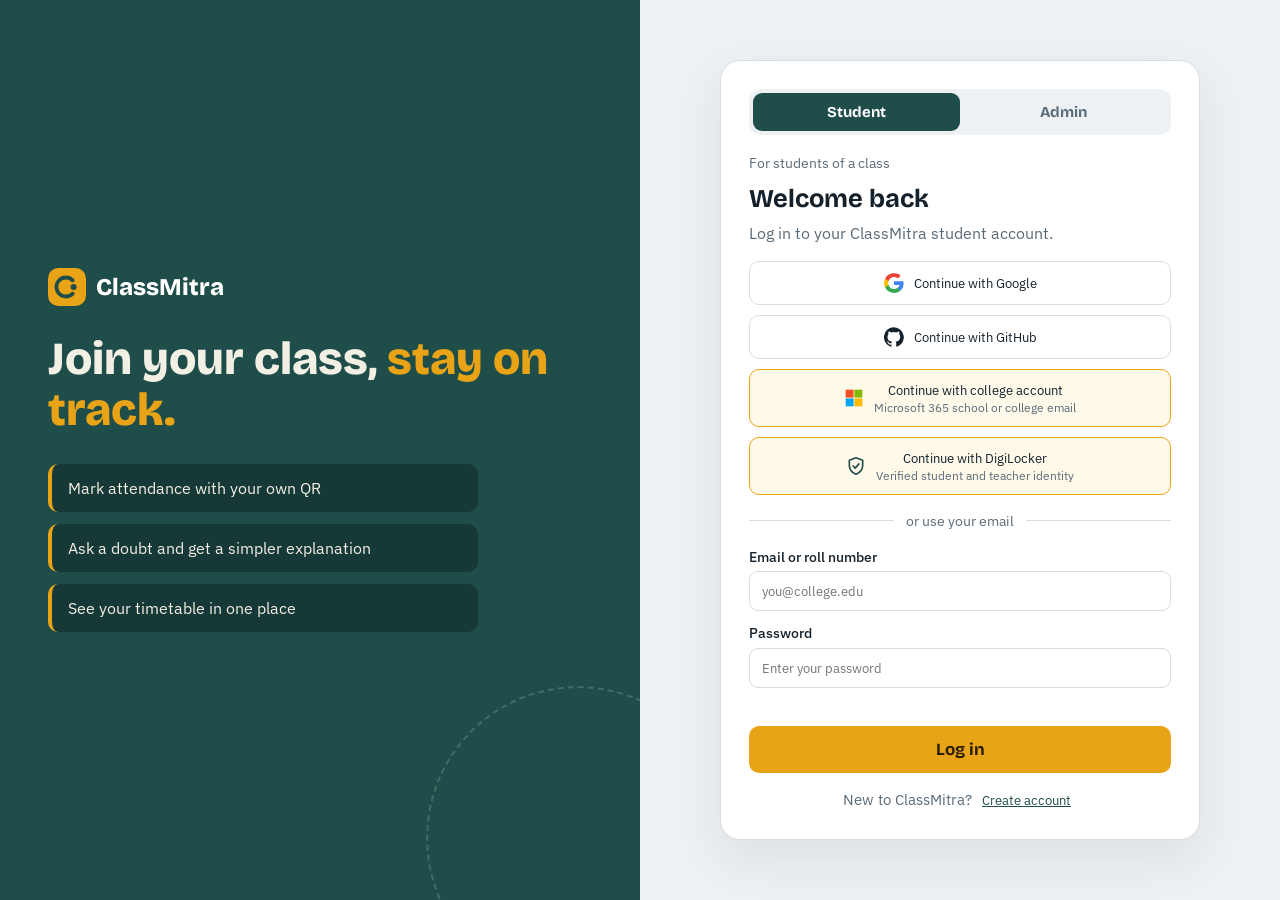
<file: student.html>
<!DOCTYPE html>
<html lang="en">
<head>
<meta charset="UTF-8">
<meta name="viewport" content="width=device-width, initial-scale=1">
<title>Student dashboard · ClassMitra</title>
<link href="https://fonts.googleapis.com/css2?family=Bricolage+Grotesque:wght@500;700;800&family=IBM+Plex+Sans:wght@400;500;600&display=swap" rel="stylesheet">
<style>
:root{--paper:#eef1f4;--card:#fff;--ink:#14212b;--muted:#5b6b78;--line:#d5dce2;--board:#1f4d4a;--deep:#163836;--chalk:#f2efe4;--mark:#e8a317;--alert:#c2412d;--ok:#2f7d4f;--r:14px}
*{box-sizing:border-box}
body{margin:0;background:var(--paper);color:var(--ink);font:400 16px/1.5 "IBM Plex Sans",system-ui,sans-serif}
h1,h2,h3,.brand,.btn{font-family:"Bricolage Grotesque",sans-serif}
h2{margin:0 0 4px;font-size:1.25rem}h3{margin:0;font-size:1.05rem}p{margin:0}
.top{display:flex;align-items:center;gap:16px;flex-wrap:wrap;padding:12px 24px;background:var(--card);border-bottom:1px solid var(--line)}
.brand{display:flex;align-items:center;gap:10px;font-weight:800;font-size:1.3rem;color:var(--ink);text-decoration:none;margin-right:auto}
.hi{color:var(--muted)}.top a.out{color:var(--board);font-weight:600}
main{max-width:1240px;margin:0 auto;padding:24px}
.layout{display:grid;grid-template-columns:1fr 1fr;gap:20px;align-items:start}
.col{display:grid;gap:20px}
.card{background:var(--card);border:1px solid var(--line);border-radius:var(--r);padding:22px;animation:rise .5s both}
.col+.col .card:nth-child(2){animation-delay:.08s}
.sub{color:var(--muted);font-size:.92rem;margin-bottom:14px}
.hubcard{background:var(--board);color:var(--chalk);border:0;position:relative;overflow:hidden}
.hubcard h2{font-size:1.7rem;color:#fff}.hubcard p{color:#cfe0d9;max-width:460px}
.hubcard .chips{display:flex;gap:8px;flex-wrap:wrap;margin:16px 0 20px}
.hubcard .chips span{background:var(--deep);border-radius:99px;padding:5px 14px;font-size:.88rem}
.btn{border:0;border-radius:10px;padding:11px 20px;font-weight:700;font-size:15px;cursor:pointer;background:var(--mark);color:#2a1d00;transition:transform .15s,box-shadow .15s}
.btn:hover{transform:translateY(-2px);box-shadow:0 8px 18px rgba(232,163,23,.35)}.btn:active{transform:scale(.97)}
.btn.ghost{background:#fff;border:1.5px solid var(--line);color:var(--ink)}.btn.sm{padding:7px 14px;font-size:14px}
.att{display:grid;grid-template-columns:auto 1fr;gap:20px;align-items:center}
.ring{position:relative;width:110px;height:110px}.ring svg{transform:rotate(-90deg)}
.ring circle{fill:none;stroke-width:10}.ring .bg{stroke:#e3e9e6}.ring .fg{stroke:var(--ok);stroke-linecap:round;stroke-dasharray:264;transition:stroke-dashoffset 1s}
.ring b{position:absolute;inset:0;display:grid;place-items:center;font:800 1.5rem "Bricolage Grotesque"}
.bars{display:grid;gap:8px}.bar{font-size:.85rem}.bar div{height:7px;background:#e3e9e6;border-radius:7px;margin-top:2px;overflow:hidden}.bar i{display:block;height:100%;background:var(--board);border-radius:7px;transition:width .8s}
.mark{display:flex;gap:10px;flex-wrap:wrap;margin-top:16px;padding-top:16px;border-top:1px solid var(--line)}
select,input[type=text]{padding:9px 12px;border:1.5px solid var(--line);border-radius:9px;font:inherit;background:#fff;color:var(--ink);min-width:0}
select:focus,input:focus{outline:none;border-color:var(--board)}
details{border:1.5px solid var(--line);border-radius:12px;padding:11px 14px;margin-bottom:10px;transition:border-color .2s}
details[open]{border-color:var(--board);background:#f6faf9}summary{cursor:pointer;font-weight:600;display:flex;gap:10px;align-items:center}
details p{margin-top:8px;color:var(--muted)}
.tag{font-size:.75rem;font-weight:700;padding:2px 10px;border-radius:99px;background:#fff3d6;color:#7a5200}
.new{margin-left:auto;font-size:.75rem;color:var(--alert);font-weight:700}
.ttbox{border:1px solid var(--line);border-radius:12px;overflow:auto;max-height:420px;background:#fff}.ttbox img{display:block;width:100%}.ttbox embed{display:block;width:100%;height:420px}
.empty{display:grid;place-items:center;text-align:center;gap:4px;padding:40px 16px;border:1.5px dashed var(--line);border-radius:12px;color:var(--muted)}.empty b{color:var(--ink)}
.row{display:flex;gap:10px;justify-content:space-between;align-items:center;flex-wrap:wrap;margin-bottom:12px}
/* Study hub */
.hub{animation:rise .4s both}.back{margin-bottom:16px}
.hubgrid{display:grid;grid-template-columns:minmax(260px,340px) 1fr;gap:20px;align-items:start}
.lbl{display:block;font-weight:600;margin:0 0 6px}.hubgrid select{width:100%}
.purp{display:grid;gap:10px;margin-top:16px}
.po{text-align:left;border:2px solid var(--line);background:#fff;border-radius:12px;padding:12px 14px;cursor:pointer;font:inherit;transition:.2s}
.po b{display:block;font-family:"Bricolage Grotesque"}.po span{color:var(--muted);font-size:.86rem}
.po:hover{border-color:var(--board)}.po.on{border-color:var(--board);background:#e2f3ea;box-shadow:0 0 0 3px var(--mark)}
.item{display:flex;gap:12px;justify-content:space-between;align-items:center;flex-wrap:wrap;padding:12px 0;border-bottom:1px solid var(--line);animation:rise .35s both}
.item:last-child{border:0}.item small{display:block;color:var(--muted)}.item .go{display:flex;gap:8px;align-items:center;flex-wrap:wrap}
.item input{width:210px}.done{color:var(--ok);font-weight:600}
.vids{display:grid;grid-template-columns:repeat(auto-fit,minmax(190px,1fr));gap:12px;margin-top:10px}
.vid{border:1.5px solid var(--line);border-radius:12px;overflow:hidden;background:#fff;cursor:pointer;transition:transform .2s,border-color .2s;text-align:left;padding:0;font:inherit}
.vid:hover{transform:translateY(-3px);border-color:var(--board)}.vid .th{height:84px;background:var(--board);display:grid;place-items:center}.vid div.t{padding:10px 12px}.vid small{color:var(--muted)}
.fbx{display:grid;grid-template-columns:1fr 1fr;gap:10px;margin-top:12px}.fbx .btn{padding:11px 8px}
.toast{position:fixed;left:50%;bottom:24px;transform:translate(-50%,20px);background:var(--ink);color:#fff;padding:12px 18px;border-radius:10px;max-width:92vw;opacity:0;pointer-events:none;transition:.3s;z-index:9}.toast.on{opacity:1;transform:translate(-50%,0)}
:focus-visible{outline:3px solid var(--mark);outline-offset:2px}
@keyframes rise{from{opacity:0;transform:translateY(16px)}to{opacity:1;transform:none}}
@media(max-width:900px){.layout,.hubgrid{grid-template-columns:1fr}.att{grid-template-columns:1fr;justify-items:center}}
@media(prefers-reduced-motion:reduce){*{animation:none!important;transition:none!important}}
</style>
<script>
(function(){try{var u=JSON.parse(localStorage.getItem('cm_user')||'null'),t=localStorage.getItem('cm_token');
if(!u||!t||u.role!=='student'){location.replace('login.html');return}
var api=location.protocol==='file:'?'http://127.0.0.1:8000':location.hostname.endsWith('github.io')?'https://classmitra.onrender.com':'';
fetch(api+'/api/auth/me',{headers:{Authorization:'Bearer '+t}}).then(function(r){if(r.status===401){localStorage.removeItem('cm_token');localStorage.removeItem('cm_user');location.replace('login.html')}}).catch(function(){})}catch(e){location.replace('login.html')}})();
</script>
</head>
<body>
<header class="top">
<a class="brand" href="student.html"><svg width="34" height="34" viewBox="0 0 40 40" aria-hidden="true"><rect width="40" height="40" rx="11" fill="#e8a317"/><path d="M26 13A10 10 0 1 0 26 27" fill="none" stroke="#1f4d4a" stroke-width="4" stroke-linecap="round"/><circle cx="27" cy="20" r="3.2" fill="#1f4d4a"/></svg>ClassMitra</a>
<span class="hi" id="hi">Student dashboard</span><a class="out" href="login.html">Log out</a>
</header>
<main id="app"></main>
<div class="toast" id="toast" role="status"></div>
<script>
const $=s=>document.querySelector(s);
const SUB=[1,2,3,4,5,6].map(n=>'Subject '+n);
const att=SUB.map((s,i)=>({s,p:[18,15,12,19,14,10][i],t:[20,18,16,20,15,14][i]}));
const NEWS=[['Exam','Exam schedule','The mid-semester exam schedule will be shared by your admin here.'],['Assignment','Assignment due soon','Share your Google Drive link for the Subject 1 assignment from the Study Hub before the due date.'],['Lecture','Lecture time changed','The live lecture of Subject 3 has moved to the next slot.'],['Notice','College notice','Please check this section daily for notices from your college.']];
const PUR=[{id:'ppt',n:'Lecture PPTs',d:'Slides the AI teacher taught'},{id:'asg',n:'Assignments',d:'Submit with a Drive link and track it'},{id:'notes',n:'Notes',d:'Topic-wise notes for revision'},{id:'act',n:'Activities',d:'Practice given by the AI teacher'}];
let sub=SUB[0],pur='ppt',sent={},started={};
try{const u=JSON.parse(localStorage.getItem('cm_user')||'null');if(u&&u.name)$('#hi').textContent='Hi, '+u.name.split(' ')[0]}catch(e){}
function toast(t){const e=$('#toast');e.textContent=t;e.classList.add('on');clearTimeout(toast.t);toast.t=setTimeout(()=>e.classList.remove('on'),2800)}
const allNews=()=>{let a=[];try{a=JSON.parse(localStorage.getItem('cm_announcements'))||[]}catch(e){}return a.slice(0,3).map(x=>['Admin',x.text.slice(0,42),x.text]).concat(NEWS)};
const pct=()=>{const p=att.reduce((a,x)=>a+x.p,0),t=att.reduce((a,x)=>a+x.t,0);return Math.round(p*100/t)};
function dash(){
$('#app').innerHTML=`<div class="layout">
<div class="col">
<section class="card"><h2>Attendance</h2><p class="sub">Your attendance across subjects (sample numbers).</p>
<div class="att"><div class="ring"><svg width="110" height="110" viewBox="0 0 110 110"><circle class="bg" cx="55" cy="55" r="42"/><circle class="fg" id="fg" cx="55" cy="55" r="42" style="stroke-dashoffset:264"/></svg><b id="pc">0%</b></div>
<div class="bars" id="bars"></div></div>
<div class="mark"><select id="msub" aria-label="Subject">${SUB.map(s=>`<option>${s}</option>`).join('')}</select><button class="btn" id="mk">Mark my attendance</button></div>
<p class="sub" style="margin:10px 0 0">Works only when the class QR is open inside the classroom.</p></section>
<section class="card"><h2>Tell your teacher</h2><p class="sub">Pick the subject of the lecture that is going on and tell your teacher how it is going. The admin panel shows it at once.</p>
<select id="fsub" aria-label="Subject in lecture">${SUB.map(s=>`<option>${s}</option>`).join('')}</select>
<div class="fbx">${['Enough for today','Explain once more','Go slower','I have a doubt'].map((m,i)=>`<button class="btn ${i?'ghost':''}" data-f="${m}">${m}</button>`).join('')}</div></section>
<section class="card"><h2>Announcements</h2><p class="sub">Notices from your teachers and admin (samples).</p>
${allNews().map((n,i)=>`<details ${i===0?'open':''}><summary><span class="tag">${n[0]}</span>${n[1]}${i<2?'<span class="new">New</span>':''}</summary><p>${n[2]}</p></details>`).join('')}</section>
</div>
<div class="col">
<section class="card hubcard"><h2>Study Hub</h2><p>Pick your subject and what you need. Everything the AI teacher taught is in one place.</p>
<div class="chips"><span>Lecture PPTs</span><span>Assignments</span><span>Notes</span><span>Activities</span><span>Advanced videos</span></div>
<button class="btn" id="open">Open Study Hub</button></section>
<section class="card"><div class="row"><div><h2>Timetable</h2><p class="sub" style="margin:0">Uploaded by your admin. You can only view it.</p></div><select id="ttsel" aria-label="Division"></select></div><div id="tt"></div></section>
</div></div>`;
drawAtt();$('#open').onclick=hub;$('#mk').onclick=()=>{const s=$('#msub').value,a=att.find(x=>x.s===s);a.p++;a.t++;drawAtt();toast('Marked present for '+s)};timetable();
}
function drawAtt(){const p=pct();$('#bars').innerHTML=att.map(a=>`<div class="bar">${a.s}: ${a.p}/${a.t}<div><i style="width:${Math.round(a.p*100/a.t)}%"></i></div></div>`).join('');
requestAnimationFrame(()=>{$('#fg').style.strokeDashoffset=264*(1-p/100);$('#pc').textContent=p+'%'})}
function timetable(){const keys=Object.keys(localStorage).filter(k=>k.startsWith('cm_timetable_')),sel=$('#ttsel'),box=$('#tt');
if(!keys.length){sel.hidden=true;box.innerHTML='<div class="empty"><b>No timetable yet</b><span>Your admin has not uploaded the timetable.</span></div>';return}
sel.innerHTML=keys.map(k=>`<option value="${k}">${k.replace('cm_timetable_','').toUpperCase().replace(/-/g,' / ')}</option>`).join('');
const show=async()=>{let t;try{t=JSON.parse(localStorage.getItem(sel.value))}catch(e){}if(!t)return;const u=URL.createObjectURL(await (await fetch(t.data)).blob());
box.innerHTML=`<div class="ttbox">${t.type==='application/pdf'?`<embed src="${u}" type="application/pdf">`:`<img src="${u}" alt="Timetable">`}</div><p class="sub" style="margin-top:8px"><a href="${u}" target="_blank" rel="noopener">Open full size</a></p>`};
sel.onchange=show;show()}
function items(){const k=`${sub}|${pur}`;return [1,2,3,4].map(i=>{const id=k+i,t=`${sub}: Topic ${i}`;
if(pur==='ppt')return `<div class="item"><div><b>${t}</b><small>Slides taught by the AI teacher</small></div><div class="go"><button class="btn ghost sm" data-t="Demo: the PPT opens here once lectures are stored.">Open</button><button class="btn ghost sm" data-t="Demo: the PPT downloads here once lectures are stored.">Download</button></div></div>`;
if(pur==='notes')return `<div class="item"><div><b>${t}</b><small>Notes for revision</small></div><div class="go"><button class="btn ghost sm" data-t="Demo: the notes open here once your teacher uploads them.">Read notes</button></div></div>`;
if(pur==='act')return `<div class="item"><div><b>Activity ${i}: ${t}</b><small>Given by the AI teacher</small></div><div class="go">${started[id]?'<span class="done">Started</span>':`<button class="btn sm" data-a="${id}">Start activity</button>`}</div></div>`;
return `<div class="item"><div><b>Assignment ${i}: ${t}</b><small>${sent[id]?'Submitted':'Pending'}</small></div><div class="go">${sent[id]?'<span class="done">Drive link submitted</span>':`<input type="text" id="l${id.replace(/\W/g,'')}" placeholder="Paste Google Drive link" aria-label="Drive link"><button class="btn sm" data-s="${id}">Submit</button>`}</div></div>`}).join('')}
function hub(){
$('#app').innerHTML=`<div class="hub"><button class="btn ghost back" id="bk">&larr; Back to dashboard</button>
<div class="hubgrid"><section class="card"><h2>Study Hub</h2><p class="sub">Choose what you want to study.</p>
<label class="lbl" for="sb">Select subject</label><select id="sb">${SUB.map(s=>`<option ${s===sub?'selected':''}>${s}</option>`).join('')}</select>
<div class="lbl" style="margin-top:16px">Select purpose</div><div class="purp">${PUR.map(p=>`<button class="po ${p.id===pur?'on':''}" data-p="${p.id}"><b>${p.n}</b><span>${p.d}</span></button>`).join('')}</div></section>
<div class="col"><section class="card"><h2>${PUR.find(p=>p.id===pur).n} for ${sub}</h2><p class="sub">Sample items. Real content comes from your teachers once the backend is connected.</p>${items()}</section>
<section class="card"><h2>Advanced topic videos</h2><p class="sub">Go deeper into ${sub}, picked for what you still need to understand.</p>
<div class="vids">${[1,2,3].map(i=>`<button class="vid" data-t="Demo: the video plays here once related videos are connected."><div class="th"><svg width="34" height="34" viewBox="0 0 24 24" fill="#f2efe4"><path d="M8 5v14l11-7z"/></svg></div><div class="t"><b>Advanced: Topic ${i}</b><br><small>${sub} · ${6+i*3} min</small></div></button>`).join('')}</div></section></div></div></div>`;
$('#bk').onclick=dash;$('#sb').onchange=e=>{sub=e.target.value;hub()};
}
document.addEventListener('click',e=>{
const p=e.target.closest('[data-p]');if(p){pur=p.dataset.p;hub();return}
const t=e.target.closest('[data-t]');if(t){toast(t.dataset.t);return}
const f=e.target.closest('[data-f]');if(f){let l=[];try{l=JSON.parse(localStorage.getItem('cm_feedback'))||[]}catch(x){}let w='Student';try{w=JSON.parse(localStorage.getItem('cm_user')).name||w}catch(x){}l.push({msg:f.dataset.f,sub:$('#fsub').value,who:w,ts:Date.now()});localStorage.setItem('cm_feedback',JSON.stringify(l));toast('Sent to your teacher: '+f.dataset.f);return}
const a=e.target.closest('[data-a]');if(a){started[a.dataset.a]=1;toast('Activity started');hub();return}
const s=e.target.closest('[data-s]');if(s){const id=s.dataset.s,i=$('#l'+id.replace(/\W/g,''));if(!i.value.trim()){i.style.borderColor='#c2412d';toast('Paste your Google Drive link first.');return}sent[id]=1;toast('Assignment submitted');hub()}});
dash();
</script>
</body>
</html>
</file>
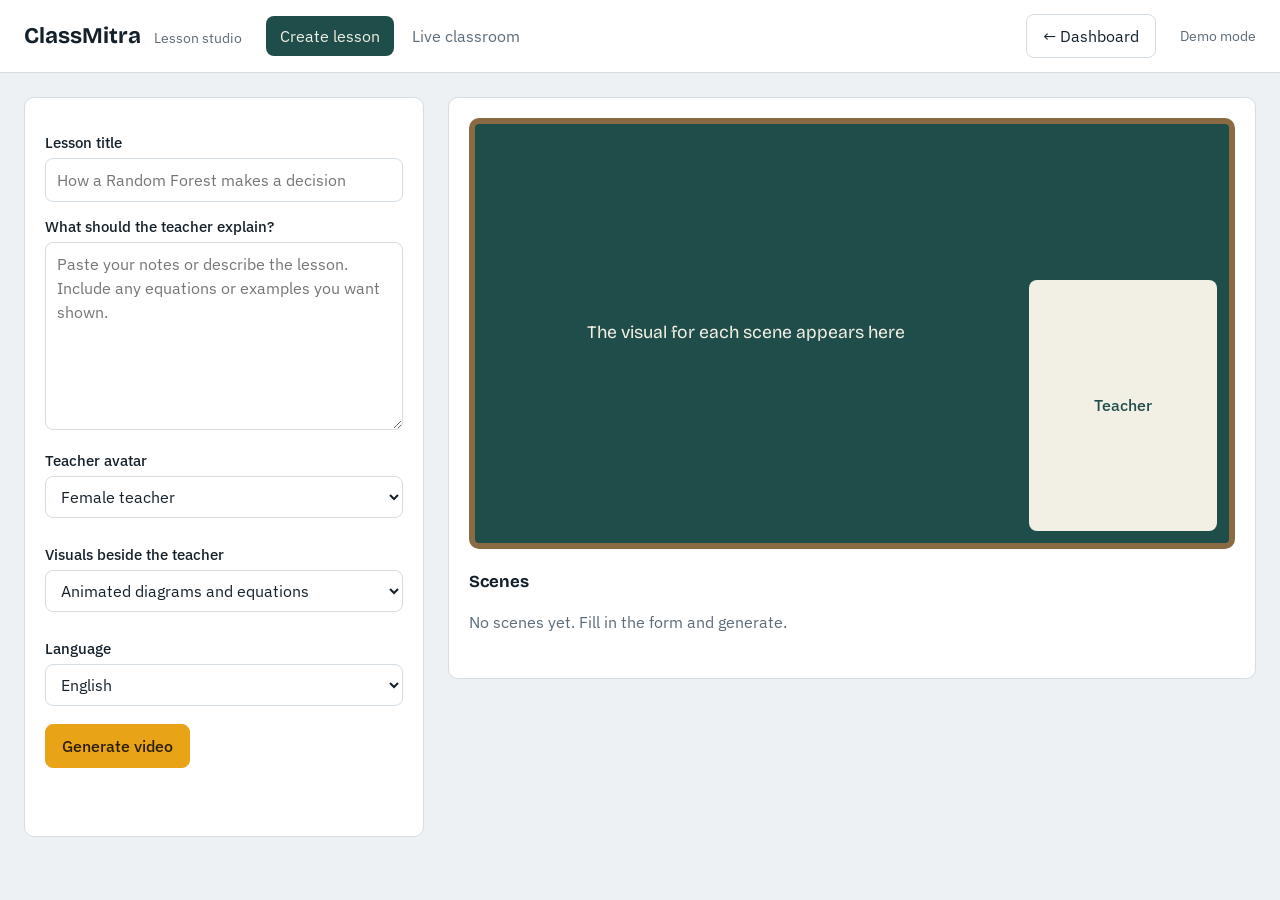
<file: studio.html>
<!DOCTYPE html>
<html lang="en">
<head>
  <meta charset="UTF-8">
  <meta name="viewport" content="width=device-width, initial-scale=1">
  <title>Lesson Studio · ClassMitra</title>
  <link rel="preconnect" href="https://fonts.googleapis.com">
  <link rel="preconnect" href="https://fonts.gstatic.com" crossorigin>
  <link href="https://fonts.googleapis.com/css2?family=Bricolage+Grotesque:wght@500;700&family=IBM+Plex+Sans:wght@400;500&display=swap" rel="stylesheet">
  <link rel="stylesheet" href="css/style.css">
  <link rel="stylesheet" href="css/dashboard.css">
</head>
<body>
  <header class="top">
    <h1><a class="brandlink" href="index.html">ClassMitra</a> <span class="sub">Lesson studio</span></h1>
    <nav role="tablist">
      <button class="tab active" data-view="lesson" role="tab">Create lesson</button>
      <button class="tab" data-view="live" role="tab">Live classroom</button>
    </nav>
    <a class="btn" href="index.html">&larr; Dashboard</a>
    <span class="mode" id="modeBadge">Demo mode</span>
  </header>

  <main>
    <!-- CREATE LESSON -->
    <section id="view-lesson" class="view active">
      <div class="panel form">
        <label for="topic">Lesson title</label>
        <input id="topic" type="text" placeholder="How a Random Forest makes a decision">

        <label for="details">What should the teacher explain?</label>
        <textarea id="details" rows="7" placeholder="Paste your notes or describe the lesson. Include any equations or examples you want shown."></textarea>

        <div class="row">
          <div>
            <label for="avatar">Teacher avatar</label>
            <select id="avatar">
              <option>Female teacher</option>
              <option>Male teacher</option>
            </select>
          </div>
          <div>
            <label for="visuals">Visuals beside the teacher</label>
            <select id="visuals">
              <option value="diagram">Animated diagrams and equations</option>
              <option value="stock">Stock footage</option>
              <option value="ai">AI-generated clips</option>
            </select>
          </div>
          <div>
            <label for="lang">Language</label>
            <select id="lang">
              <option>English</option>
              <option>Hindi</option>
              <option>Marathi</option>
            </select>
          </div>
        </div>

        <button id="generateBtn" class="primary">Generate video</button>
        <p class="status" id="genStatus" aria-live="polite"></p>
      </div>

      <div class="panel preview">
        <div class="stage" id="stage">
          <div class="visual" id="stageVisual"><p>The visual for each scene appears here</p></div>
          <div class="avatarBox" id="stageAvatar">Teacher</div>
          <video id="finalVideo" controls hidden></video>
        </div>
        <h2>Scenes</h2>
        <ol id="sceneList" class="scenes"><li class="empty">No scenes yet. Fill in the form and generate.</li></ol>
        <div class="row actions">
          <a id="downloadBtn" class="btn" hidden download>Download MP4</a>
          <button id="uploadYtBtn" class="btn" hidden>Upload to YouTube</button>
        </div>
      </div>
    </section>

    <!-- LIVE CLASSROOM -->
    <section id="view-live" class="view">
      <div class="panel meeting">
        <div class="tiles" id="tiles"></div>
        <div class="row actions">
          <button id="camBtn" class="btn">Start my camera</button>
          <button id="simBtn" class="btn">Simulate distracted student</button>
        </div>
        <p class="hint">Each tile shows an attention score from 0 to 100. Below 40 for 10 seconds flags the student.</p>
      </div>

      <aside class="panel side">
        <h2>Settings</h2>
        <label class="check"><input type="checkbox" id="needApproval" checked> Ask me before calling out a student</label>
        <label class="check"><input type="checkbox" id="autoWhatsapp"> Send WhatsApp to me if the student does not stand</label>
        <label for="teacherPhone">My WhatsApp number</label>
        <input id="teacherPhone" type="tel" placeholder="+91 98XXXXXXXX">

        <h2>Activity</h2>
        <ul id="log" class="log"><li class="empty">Nothing yet.</li></ul>
      </aside>
    </section>
  </main>

  <!-- Call-out dialog -->
  <dialog id="callDialog">
    <h2 id="callTitle"></h2>
    <p id="callText"></p>
    <div class="row actions">
      <button id="callApprove" class="primary">Call out</button>
      <button id="callDismiss" class="btn">Dismiss</button>
    </div>
  </dialog>

  <script src="js/app.js"></script>
<script>
    // Context passed from the dashboard (department, class, division, subject)
    const q = new URLSearchParams(location.search);
    if (q.get("ctx")) {
      const p = document.createElement("p");
      p.className = "ctx";
      p.textContent = "Working on: " + q.get("ctx");
      document.querySelector("main").prepend(p);
    }
    if (q.get("tab") === "live") document.querySelector('[data-view="live"]').click();
  </script>
</body>
</html>
</file>
<file: css/style.css>
:root {
  --paper: #eef1f4;
  --card: #ffffff;
  --ink: #14212b;
  --muted: #5b6b78;
  --line: #d5dce2;
  --board: #1f4d4a;
  --chalk: #f2efe4;
  --mark: #e8a317;
  --alert: #c2412d;
  --ok: #2f7d4f;
  --r: 10px;
}
* { box-sizing: border-box; }
body {
  margin: 0; background: var(--paper); color: var(--ink);
  font: 400 16px/1.5 "IBM Plex Sans", system-ui, sans-serif;
}
h1, h2 { font-family: "Bricolage Grotesque", sans-serif; margin: 0; }
h1 { font-size: 1.4rem; }
h2 { font-size: 1.05rem; margin: 20px 0 8px; }

.top {
  display: flex; align-items: center; gap: 24px; flex-wrap: wrap;
  padding: 14px 24px; background: var(--card); border-bottom: 1px solid var(--line);
}
nav { display: flex; gap: 4px; margin-right: auto; }
.tab {
  border: 0; background: none; padding: 8px 14px; border-radius: 8px;
  font: inherit; color: var(--muted); cursor: pointer;
}
.tab.active { background: var(--board); color: var(--chalk); }
.mode { font-size: .85rem; color: var(--muted); }

main { padding: 24px; max-width: 1280px; margin: 0 auto; }
.view { display: none; gap: 24px; }
.view.active { display: grid; grid-template-columns: minmax(300px, 400px) 1fr; align-items: start; }
#view-live.active { grid-template-columns: 1fr minmax(260px, 340px); }

.panel { background: var(--card); border: 1px solid var(--line); border-radius: var(--r); padding: 20px; }

label { display: block; font-weight: 500; font-size: .92rem; margin: 14px 0 4px; }
input[type=text], input[type=tel], textarea, select {
  width: 100%; padding: 9px 11px; font: inherit; color: inherit;
  border: 1px solid var(--line); border-radius: 8px; background: #fff;
}
textarea { resize: vertical; }
.row { display: grid; gap: 12px; }
.form .row { grid-template-columns: 1fr; }
.row.actions { display: flex; gap: 10px; flex-wrap: wrap; margin-top: 16px; }

button, .btn {
  font: inherit; cursor: pointer; text-decoration: none; display: inline-block;
  padding: 9px 16px; border-radius: 8px; border: 1px solid var(--line);
  background: #fff; color: var(--ink);
}
.primary { background: var(--mark); border-color: var(--mark); color: #2a1d00; font-weight: 500; margin-top: 18px; }
.primary:disabled { opacity: .6; cursor: wait; }
:focus-visible { outline: 3px solid var(--mark); outline-offset: 2px; }
[hidden] { display: none !important; }

.status { color: var(--muted); font-size: .9rem; min-height: 1.3em; }

/* Stage: the one memorable element */
.stage {
  position: relative; aspect-ratio: 16 / 9; border-radius: var(--r); overflow: hidden;
  background: var(--board); border: 6px solid #8a6a43;
}
.visual {
  position: absolute; inset: 0 28% 0 0; display: grid; place-items: center;
  padding: 20px; color: var(--chalk); text-align: center; font-family: "Bricolage Grotesque", sans-serif; font-size: 1.1rem;
}
.avatarBox {
  position: absolute; right: 12px; bottom: 12px; width: 25%; aspect-ratio: 3 / 4;
  border-radius: 8px; background: var(--chalk); color: var(--board);
  display: grid; place-items: center; font-weight: 500;
}
.stage video { position: absolute; inset: 0; width: 100%; height: 100%; background: #000; }

.scenes { padding-left: 20px; margin: 0; }
.scenes li { padding: 8px 0; border-bottom: 1px solid var(--line); cursor: pointer; }
.scenes li.empty { list-style: none; color: var(--muted); cursor: default; border: 0; margin-left: -20px; }
.scenes li.on { color: var(--board); font-weight: 500; }
.scenes small { display: block; color: var(--muted); font-weight: 400; }

/* Live classroom */
.tiles { display: grid; grid-template-columns: repeat(auto-fill, minmax(180px, 1fr)); gap: 12px; }
.tile {
  position: relative; aspect-ratio: 4 / 3; border-radius: 8px; overflow: hidden;
  background: #2b3944; color: #fff; border: 3px solid transparent;
}
.tile video { width: 100%; height: 100%; object-fit: cover; }
.tile .name { position: absolute; left: 8px; top: 6px; font-size: .85rem; }
.tile .score {
  position: absolute; left: 8px; right: 8px; bottom: 8px; height: 8px; border-radius: 4px;
  background: rgba(255,255,255,.25); overflow: hidden;
}
.tile .score i { display: block; height: 100%; background: var(--ok); transition: width .4s; }
.tile.low { border-color: var(--alert); }
.tile.low .score i { background: var(--alert); }
.hint { color: var(--muted); font-size: .88rem; }
.check { display: flex; gap: 8px; align-items: flex-start; font-weight: 400; }
.log { list-style: none; padding: 0; margin: 0; max-height: 280px; overflow: auto; font-size: .9rem; }
.log li { padding: 6px 0; border-bottom: 1px solid var(--line); }
.log li.empty { color: var(--muted); border: 0; }

dialog { border: 0; border-radius: var(--r); padding: 24px; max-width: 420px; }
dialog::backdrop { background: rgba(20,33,43,.5); }

@media (max-width: 860px) {
  .view.active, #view-live.active { grid-template-columns: 1fr; }
}
@media (prefers-reduced-motion: reduce) { * { transition: none !important; } }
</file>
<file: css/dashboard.css>
a.tab { text-decoration: none; }
.brandlink { color: inherit; text-decoration: none; }
.sub { font: 400 .9rem "IBM Plex Sans", sans-serif; color: var(--muted); margin-left: 8px; }
.ctx { margin: 0 0 16px; padding: 8px 12px; background: var(--card); border: 1px solid var(--line); border-radius: 8px; color: var(--muted); }

.crumbs { display: flex; flex-wrap: wrap; gap: 6px; align-items: center; margin: 0 0 18px; font-size: .92rem; color: var(--muted); }
.crumbs a { color: var(--board); font-weight: 500; text-decoration: none; }
.crumbs a:hover { text-decoration: underline; }
.crumbs .sep { opacity: .5; }

.hero { margin-bottom: 22px; }
.hero h2 { font-size: 1.7rem; margin: 0; }
.hero p { margin: 4px 0 0; color: var(--muted); }

.stats { display: grid; grid-template-columns: repeat(auto-fit, minmax(150px, 1fr)); gap: 12px; margin-bottom: 28px; }
.stat { background: var(--card); border: 1px solid var(--line); border-radius: var(--r); padding: 14px 16px; }
.stat b { display: block; font: 700 1.7rem "Bricolage Grotesque", sans-serif; }
.stat span { color: var(--muted); font-size: .9rem; }

.grid { display: grid; grid-template-columns: repeat(auto-fill, minmax(240px, 1fr)); gap: 16px; }
.card {
  display: block; background: var(--card); border: 1px solid var(--line); border-radius: var(--r);
  padding: 18px; color: inherit; text-decoration: none; transition: transform .15s, border-color .15s;
}
.card:hover { transform: translateY(-3px); border-color: var(--board); }
.badge {
  display: inline-grid; place-items: center; min-width: 48px; height: 48px; padding: 0 10px; margin-bottom: 12px;
  border-radius: 10px; background: var(--board); color: var(--chalk); font: 700 1rem "Bricolage Grotesque", sans-serif;
}
.card h3 { margin: 0 0 4px; font: 700 1.1rem "Bricolage Grotesque", sans-serif; }
.card p { margin: 0; color: var(--muted); font-size: .9rem; }

.detail { display: grid; gap: 16px; grid-template-columns: repeat(auto-fit, minmax(240px, 1fr)); }
.tile { display: block; padding: 20px; border-radius: var(--r); border: 1px solid var(--line); background: var(--card); color: inherit; text-decoration: none; }
.tile:hover { border-color: var(--mark); }
.tile h3 { margin: 0 0 6px; font: 700 1.05rem "Bricolage Grotesque", sans-serif; }
.tile p { margin: 0; color: var(--muted); font-size: .9rem; }
.tile.off { opacity: .55; cursor: not-allowed; }
.tile.off:hover { border-color: var(--line); }
.empty-state { color: var(--muted); }

/* Home: departments on the left, timetable (more than half the width) on the right */
.home { display: grid; grid-template-columns: minmax(0, 4fr) minmax(0, 6fr); gap: 24px; align-items: start; }
.home .stats { grid-template-columns: repeat(2, 1fr); margin-bottom: 20px; }
.home .grid { grid-template-columns: repeat(auto-fill, minmax(200px, 1fr)); }
.tt { position: sticky; top: 16px; }
.tt h2 { margin-top: 0; font-size: 1.3rem; }
.tt label { display: block; margin: 14px 0 6px; font-weight: 500; }
.drop {
  display: grid; gap: 4px; place-items: center; text-align: center; margin-top: 16px !important; padding: 28px 16px;
  border: 2px dashed var(--line); border-radius: var(--r); background: var(--paper); cursor: pointer;
  transition: border-color .15s, background .15s;
}
.drop span { color: var(--muted); font-size: .9rem; font-weight: 400; }
.drop:hover, .drop.over, .drop:focus-within { border-color: var(--board); background: #e4efed; }
.sr { position: absolute; width: 1px; height: 1px; opacity: 0; overflow: hidden; }
.ttfile { display: flex; justify-content: space-between; align-items: center; gap: 10px; flex-wrap: wrap; margin: 16px 0 10px; }
.ttfile strong { overflow-wrap: anywhere; }
.ttfile span { display: flex; gap: 8px; flex-wrap: wrap; }
.ttbox { border: 1px solid var(--line); border-radius: var(--r); background: #fff; overflow: auto; max-height: 560px; }
.ttbox img { display: block; width: 100%; height: auto; }
.ttbox embed { display: block; width: 100%; height: 560px; }
.ttempty { display: grid; gap: 4px; place-items: center; margin-top: 16px; padding: 56px 16px; border: 1px solid var(--line); border-radius: var(--r); color: var(--muted); text-align: center; }
.ttempty b { color: var(--ink); }
@media (max-width: 900px) { .home { grid-template-columns: 1fr; } .tt { position: static; } }
</file>
